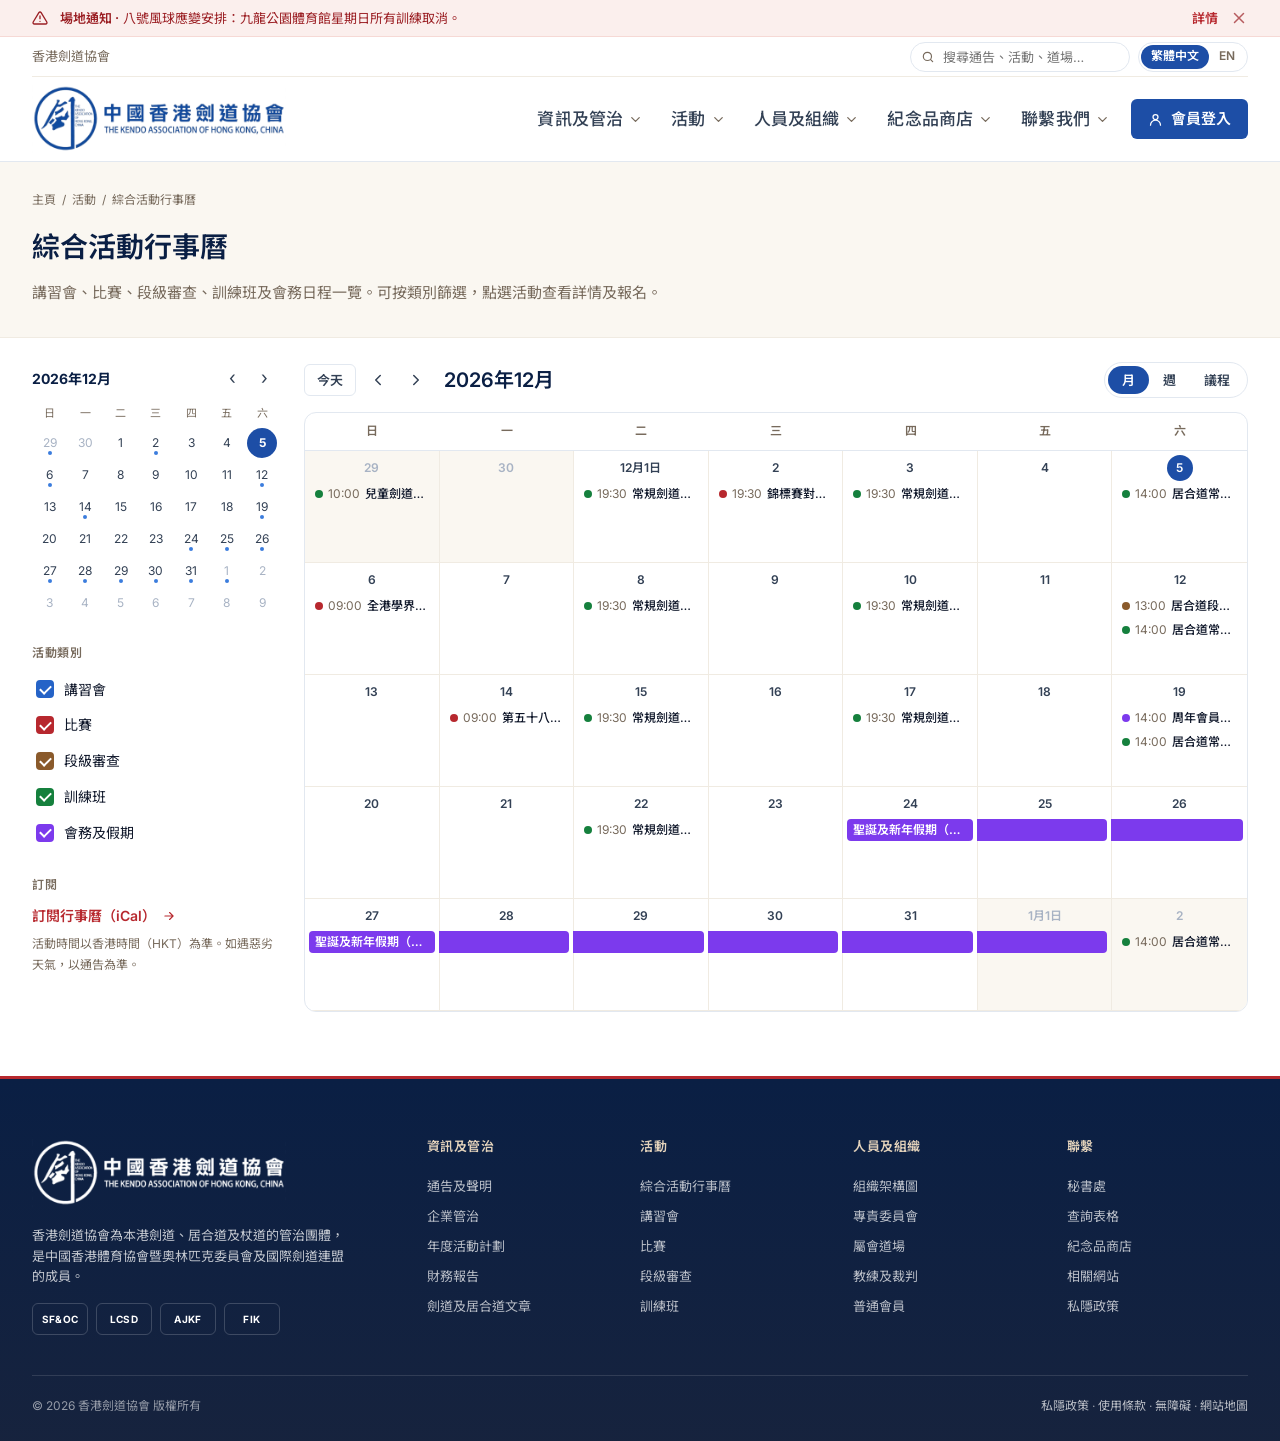
<file: calendar.html>
<!doctype html>
<html lang="zh-HK">
<head>
<meta charset="utf-8">
<meta name="viewport" content="width=device-width, initial-scale=1">
<title>綜合活動行事曆 · Schedule in One — 香港劍道協會</title>
<link rel="preconnect" href="https://fonts.googleapis.com">
<link rel="preconnect" href="https://fonts.gstatic.com" crossorigin>
<link href="https://fonts.googleapis.com/css2?family=Inter:wght@400;500;600;700&family=Noto+Sans+TC:wght@400;500;700&display=swap" rel="stylesheet">
<link rel="stylesheet" href="assets/styles.css?v=4">
</head>
<body>

<div id="site-header"></div>

<section class="page-head">
  <div class="container">
    <nav class="crumbs" aria-label="路徑"><a href="index.html">主頁</a><span>/</span><a href="#">活動</a><span>/</span><span>綜合活動行事曆</span></nav>
    <h1>綜合活動行事曆</h1>
    <p>講習會、比賽、段級審查、訓練班及會務日程一覽。可按類別篩選，點選活動查看詳情及報名。</p>
  </div>
</section>

<section class="page-body cal-page">
  <div class="container">
    <div class="cal" id="cal">
      <aside class="cal__side" id="calSide">
        <div class="minical" id="mini"></div>
        <div class="cal__group">
          <h4>活動類別</h4>
          <div id="calCats"></div>
        </div>
        <div class="cal__group">
          <h4>訂閱</h4>
          <a class="link" href="#">訂閱行事曆（iCal） <svg viewBox="0 0 24 24" fill="none" stroke="currentColor" stroke-width="2" stroke-linecap="round" stroke-linejoin="round"><path d="M5 12h14M13 6l6 6-6 6"/></svg></a>
          <p class="meta" style="margin-top:6px">活動時間以香港時間（HKT）為準。如遇惡劣天氣，以通告為準。</p>
        </div>
      </aside>

      <div class="cal__main">
        <div class="cal__bar">
          <div class="cal__nav">
            <button class="btn btn--outline btn--sm" data-nav="today">今天</button>
            <button class="cal__arrow" data-nav="-1" aria-label="上一頁"><svg viewBox="0 0 24 24" fill="none" stroke="currentColor" stroke-width="2" stroke-linecap="round" stroke-linejoin="round"><path d="m15 6-6 6 6 6"/></svg></button>
            <button class="cal__arrow" data-nav="1" aria-label="下一頁"><svg viewBox="0 0 24 24" fill="none" stroke="currentColor" stroke-width="2" stroke-linecap="round" stroke-linejoin="round"><path d="m9 6 6 6-6 6"/></svg></button>
            <h2 class="cal__title" id="calTitle" aria-live="polite"></h2>
          </div>
          <div class="cal__tools">
            <button class="btn btn--outline btn--sm cal__filter-btn" id="calFilterBtn" aria-expanded="false">篩選</button>
            <div class="seg" role="group" aria-label="檢視">
              <button data-view="month">月</button><button data-view="week">週</button><button data-view="agenda">議程</button>
            </div>
          </div>
        </div>
        <div class="cal__view" id="calView"></div>
      </div>
    </div>
  </div>
</section>

<div class="cal-pop" id="calPop" role="dialog" aria-modal="false" hidden></div>

<div id="site-footer"></div>
<script src="assets/app.js"></script>
<script src="assets/calendar.js?v=2"></script>
</body>
</html>
</file>
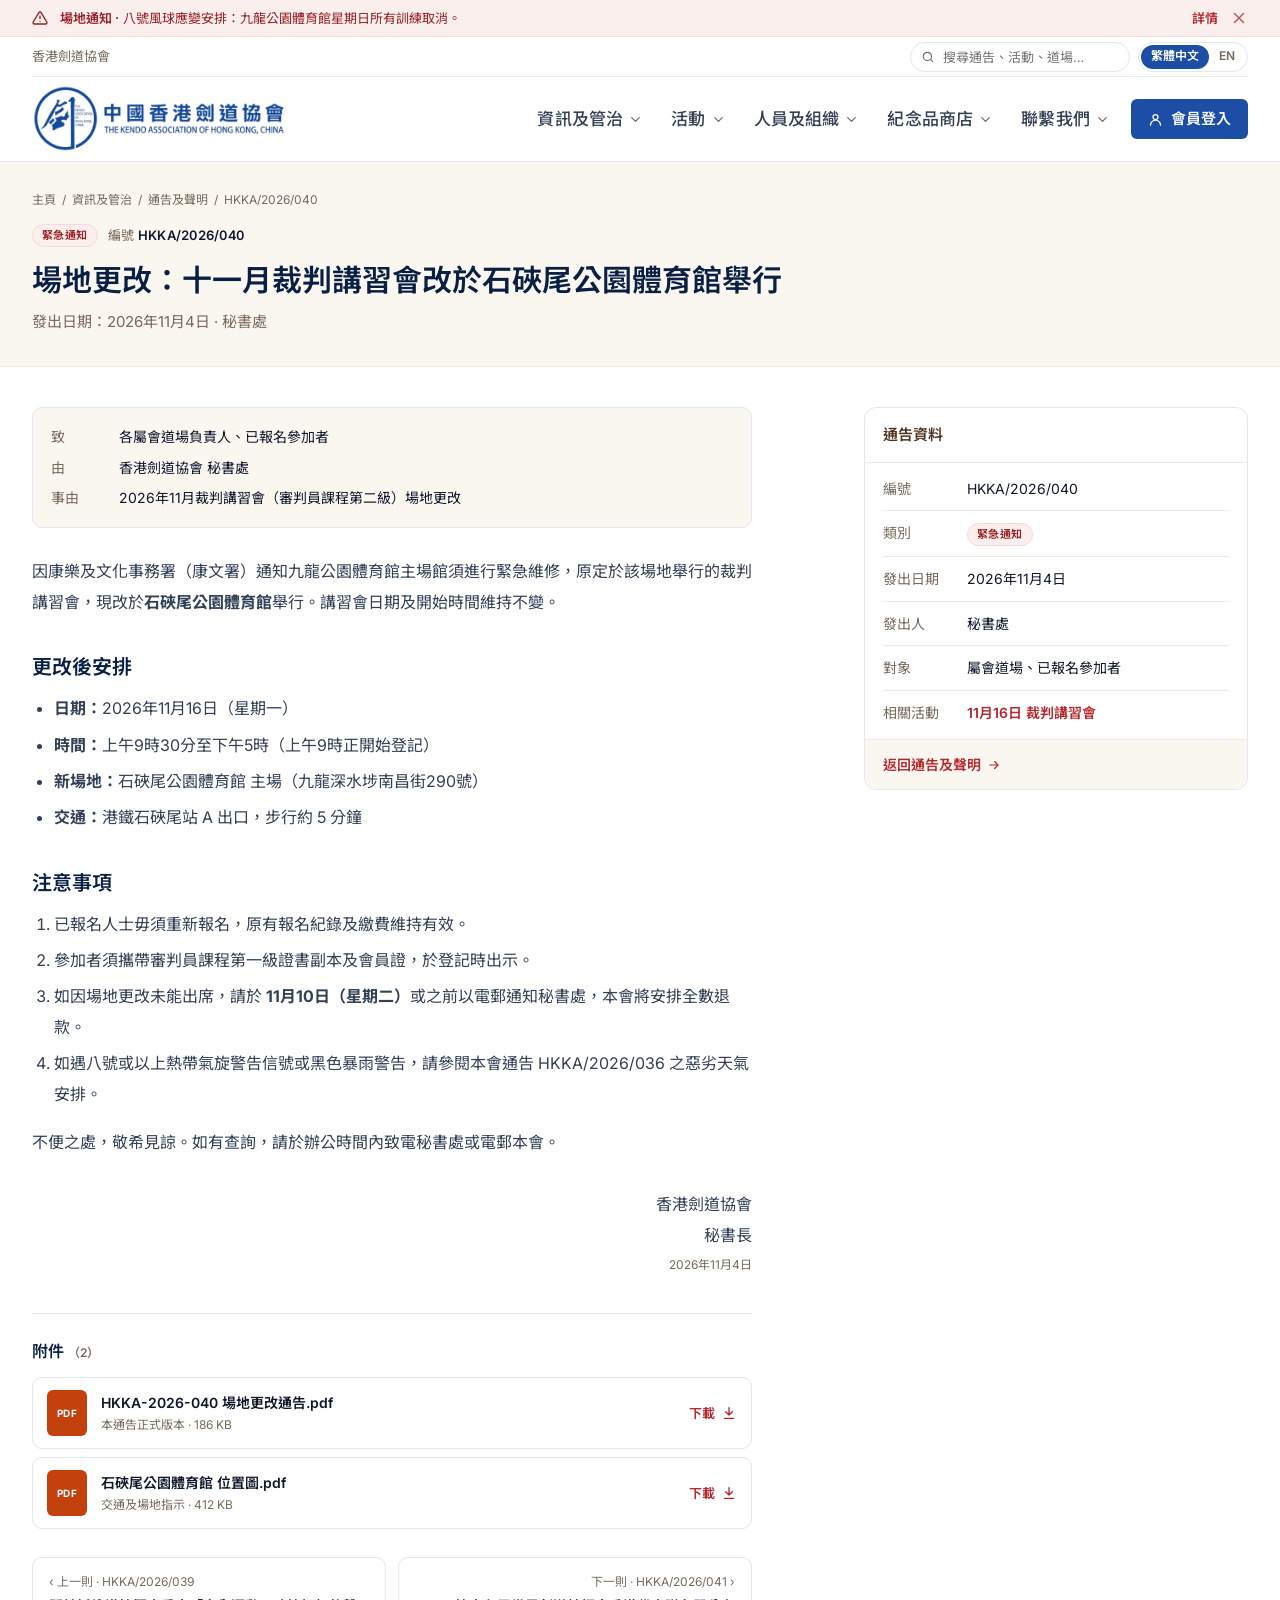
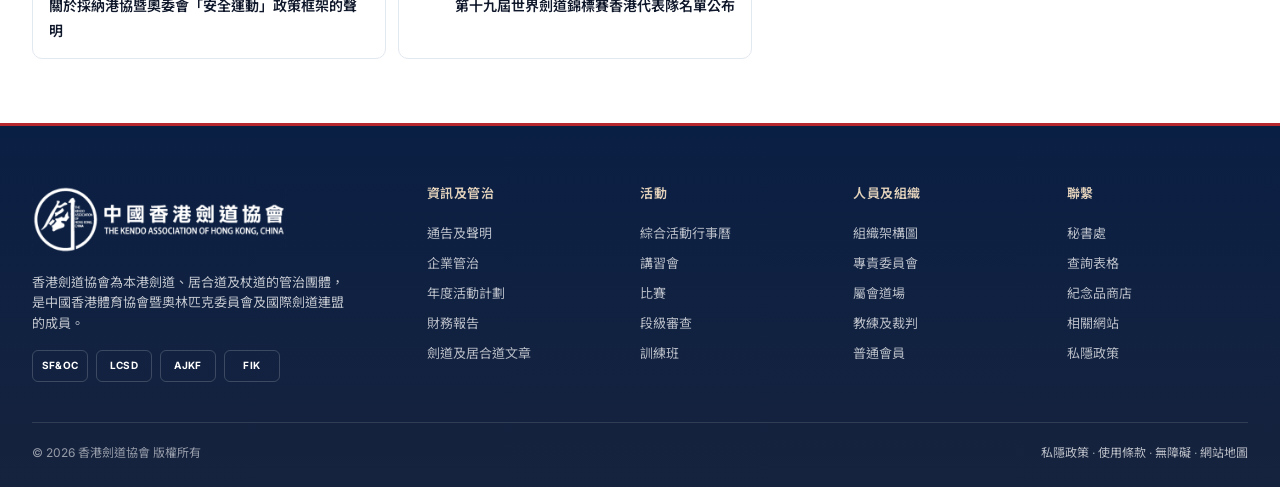
<file: circular.html>
<!doctype html>
<html lang="zh-HK">
<head>
<meta charset="utf-8">
<meta name="viewport" content="width=device-width, initial-scale=1">
<title>場地更改：十一月裁判講習會改於石硤尾公園體育館舉行 — 香港劍道協會</title>
<link rel="preconnect" href="https://fonts.googleapis.com">
<link rel="preconnect" href="https://fonts.gstatic.com" crossorigin>
<link href="https://fonts.googleapis.com/css2?family=Inter:wght@400;500;600;700&family=Noto+Sans+TC:wght@400;500;700&display=swap" rel="stylesheet">
<link rel="stylesheet" href="assets/styles.css?v=4">
</head>
<body>

<div id="site-header"></div>

<!-- 通告詳情：純文字，無縮圖 — 標籤、編號、正文、附件 -->
<section class="page-head circ-head">
  <div class="container">
    <nav class="crumbs" aria-label="路徑"><a href="index.html">主頁</a><span>/</span><a href="#">資訊及管治</a><span>/</span><a href="circulars.html">通告及聲明</a><span>/</span><span>HKKA/2026/040</span></nav>
    <div class="circ-head__meta">
      <span class="tag tag--urgent">緊急通知</span>
      <span class="circ-no">編號 <b>HKKA/2026/040</b></span>
    </div>
    <h1>場地更改：十一月裁判講習會改於石硤尾公園體育館舉行</h1>
    <p class="circ-head__date">發出日期：2026年11月4日 · 秘書處</p>
  </div>
</section>

<section class="page-body">
  <div class="container">
    <div class="grid-12">
      <article class="col-8">
        <div class="prose circ-body">
          <dl class="circ-memo">
            <div><dt>致</dt><dd>各屬會道場負責人、已報名參加者</dd></div>
            <div><dt>由</dt><dd>香港劍道協會 秘書處</dd></div>
            <div><dt>事由</dt><dd>2026年11月裁判講習會（審判員課程第二級）場地更改</dd></div>
          </dl>

          <p>因康樂及文化事務署（康文署）通知九龍公園體育館主場館須進行緊急維修，原定於該場地舉行的裁判講習會，現改於<strong>石硤尾公園體育館</strong>舉行。講習會日期及開始時間維持不變。</p>

          <h2>更改後安排</h2>
          <ul>
            <li><strong>日期：</strong>2026年11月16日（星期一）</li>
            <li><strong>時間：</strong>上午9時30分至下午5時（上午9時正開始登記）</li>
            <li><strong>新場地：</strong>石硤尾公園體育館 主場（九龍深水埗南昌街290號）</li>
            <li><strong>交通：</strong>港鐵石硤尾站 A 出口，步行約 5 分鐘</li>
          </ul>

          <h2>注意事項</h2>
          <ol>
            <li>已報名人士毋須重新報名，原有報名紀錄及繳費維持有效。</li>
            <li>參加者須攜帶審判員課程第一級證書副本及會員證，於登記時出示。</li>
            <li>如因場地更改未能出席，請於 <strong>11月10日（星期二）</strong>或之前以電郵通知秘書處，本會將安排全數退款。</li>
            <li>如遇八號或以上熱帶氣旋警告信號或黑色暴雨警告，請參閱本會通告 HKKA/2026/036 之惡劣天氣安排。</li>
          </ol>

          <p>不便之處，敬希見諒。如有查詢，請於辦公時間內致電秘書處或電郵本會。</p>

          <div class="circ-sign">
            <p>香港劍道協會<br>秘書長</p>
            <p class="meta">2026年11月4日</p>
          </div>
        </div>

        <section class="circ-files" aria-labelledby="filesH">
          <h2 id="filesH">附件 <span class="meta">（2）</span></h2>
          <a class="file" href="#" download>
            <span class="file__ico file__ico--pdf">PDF</span>
            <span class="file__txt"><b>HKKA-2026-040 場地更改通告.pdf</b><span>本通告正式版本 · 186 KB</span></span>
            <span class="file__dl">下載 <svg viewBox="0 0 24 24" fill="none" stroke="currentColor" stroke-width="2" stroke-linecap="round" stroke-linejoin="round"><path d="M12 4v11M7 10l5 5 5-5M5 20h14"/></svg></span>
          </a>
          <a class="file" href="#" download>
            <span class="file__ico file__ico--pdf">PDF</span>
            <span class="file__txt"><b>石硤尾公園體育館 位置圖.pdf</b><span>交通及場地指示 · 412 KB</span></span>
            <span class="file__dl">下載 <svg viewBox="0 0 24 24" fill="none" stroke="currentColor" stroke-width="2" stroke-linecap="round" stroke-linejoin="round"><path d="M12 4v11M7 10l5 5 5-5M5 20h14"/></svg></span>
          </a>
        </section>

        <nav class="post-nav" aria-label="通告導覽">
          <a href="circulars.html"><span>‹ 上一則 · HKKA/2026/039</span><b>關於採納港協暨奧委會「安全運動」政策框架的聲明</b></a>
          <a href="circulars.html"><span>下一則 · HKKA/2026/041 ›</span><b>第十九屆世界劍道錦標賽香港代表隊名單公布</b></a>
        </nav>
      </article>

      <aside class="col-4">
        <div class="panel circ-info">
          <div class="panel__head"><h3>通告資料</h3></div>
          <dl>
            <div><dt>編號</dt><dd>HKKA/2026/040</dd></div>
            <div><dt>類別</dt><dd><span class="tag tag--urgent">緊急通知</span></dd></div>
            <div><dt>發出日期</dt><dd>2026年11月4日</dd></div>
            <div><dt>發出人</dt><dd>秘書處</dd></div>
            <div><dt>對象</dt><dd>屬會道場、已報名參加者</dd></div>
            <div><dt>相關活動</dt><dd><a class="link" href="calendar.html?d=2026-11-16">11月16日 裁判講習會</a></dd></div>
          </dl>
          <div class="panel__foot"><a class="link" href="circulars.html">返回通告及聲明 <svg viewBox="0 0 24 24" fill="none" stroke="currentColor" stroke-width="2" stroke-linecap="round" stroke-linejoin="round"><path d="M5 12h14M13 6l6 6-6 6"/></svg></a></div>
        </div>
      </aside>
    </div>
  </div>
</section>

<div id="site-footer"></div>
<script src="assets/app.js"></script>
</body>
</html>
</file>
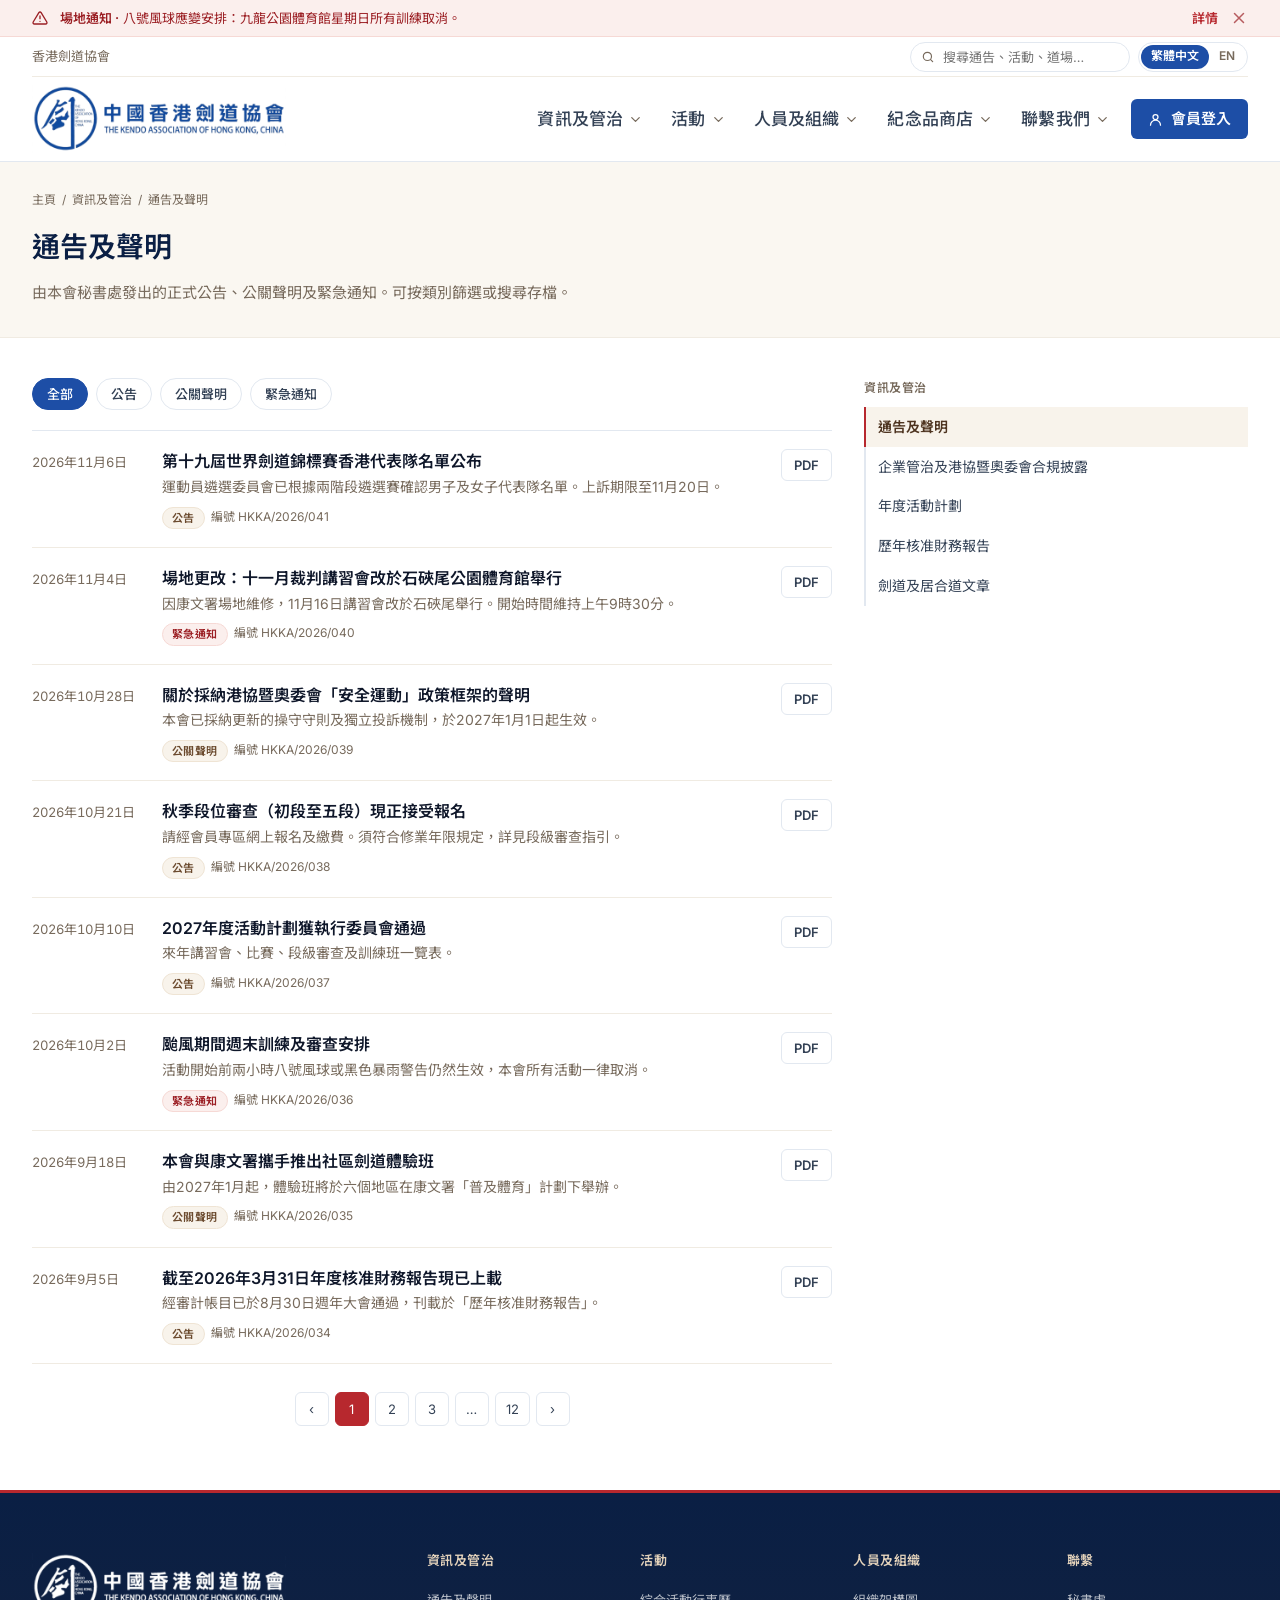
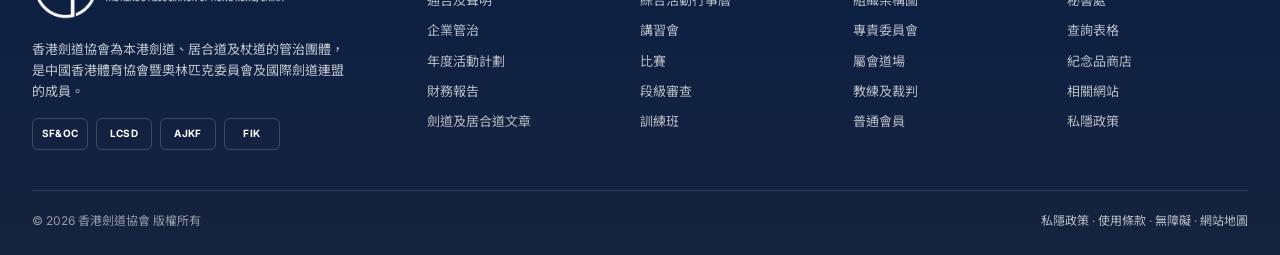
<file: circulars.html>
<!doctype html>
<html lang="zh-HK">
<head>
<meta charset="utf-8">
<meta name="viewport" content="width=device-width, initial-scale=1">
<title>通告及聲明 · HKKA Circulars — 香港劍道協會</title>
<link rel="preconnect" href="https://fonts.googleapis.com">
<link rel="preconnect" href="https://fonts.gstatic.com" crossorigin>
<link href="https://fonts.googleapis.com/css2?family=Inter:wght@400;500;600;700&family=Noto+Sans+TC:wght@400;500;700&display=swap" rel="stylesheet">
<link rel="stylesheet" href="assets/styles.css?v=4">
</head>
<body>

<div id="site-header"></div>

<section class="page-head">
  <div class="container">
    <nav class="crumbs" aria-label="路徑"><a href="index.html">主頁</a><span>/</span><a href="#">資訊及管治</a><span>/</span><span>通告及聲明</span></nav>
    <h1>通告及聲明</h1>
    <p>由本會秘書處發出的正式公告、公關聲明及緊急通知。可按類別篩選或搜尋存檔。</p>
  </div>
</section>

<section class="page-body">
  <div class="container">
    <div class="grid-12">
      <aside class="col-4" style="order:2">
        <div class="subnav">
          <h4>資訊及管治</h4>
          <a class="is-active" href="circulars.html">通告及聲明</a>
          <a href="#">企業管治及港協暨奧委會合規披露</a>
          <a href="#">年度活動計劃</a>
          <a href="#">歷年核准財務報告</a>
          <a href="articles.html">劍道及居合道文章</a>
        </div>
      </aside>

      <div class="col-8" style="order:1">
        <div class="filters" role="tablist">
          <button class="chip is-active" data-filter="all">全部</button>
          <button class="chip" data-filter="announcement">公告</button>
          <button class="chip" data-filter="pr">公關聲明</button>
          <button class="chip" data-filter="urgent">緊急通知</button>
        </div>

        <div class="feed">
          <article class="feed__item" data-type="announcement">
            <div class="feed__date">2026年11月6日</div>
            <div><a class="feed__title" href="#">第十九屆世界劍道錦標賽香港代表隊名單公布</a><p class="feed__excerpt">運動員遴選委員會已根據兩階段遴選賽確認男子及女子代表隊名單。上訴期限至11月20日。</p><div class="feed__tags"><span class="tag">公告</span><span class="meta">編號 HKKA/2026/041</span></div></div>
            <a class="btn btn--outline btn--sm" href="#">PDF</a>
          </article>
          <article class="feed__item feed__item--link" data-type="urgent">
            <div class="feed__date">2026年11月4日</div>
            <div><a class="feed__title" href="circular.html">場地更改：十一月裁判講習會改於石硤尾公園體育館舉行</a><p class="feed__excerpt">因康文署場地維修，11月16日講習會改於石硤尾舉行。開始時間維持上午9時30分。</p><div class="feed__tags"><span class="tag tag--urgent">緊急通知</span><span class="meta">編號 HKKA/2026/040</span></div></div>
            <a class="btn btn--outline btn--sm" href="#">PDF</a>
          </article>
          <article class="feed__item" data-type="pr">
            <div class="feed__date">2026年10月28日</div>
            <div><a class="feed__title" href="#">關於採納港協暨奧委會「安全運動」政策框架的聲明</a><p class="feed__excerpt">本會已採納更新的操守守則及獨立投訴機制，於2027年1月1日起生效。</p><div class="feed__tags"><span class="tag">公關聲明</span><span class="meta">編號 HKKA/2026/039</span></div></div>
            <a class="btn btn--outline btn--sm" href="#">PDF</a>
          </article>
          <article class="feed__item" data-type="announcement">
            <div class="feed__date">2026年10月21日</div>
            <div><a class="feed__title" href="#">秋季段位審查（初段至五段）現正接受報名</a><p class="feed__excerpt">請經會員專區網上報名及繳費。須符合修業年限規定，詳見段級審查指引。</p><div class="feed__tags"><span class="tag">公告</span><span class="meta">編號 HKKA/2026/038</span></div></div>
            <a class="btn btn--outline btn--sm" href="#">PDF</a>
          </article>
          <article class="feed__item" data-type="announcement">
            <div class="feed__date">2026年10月10日</div>
            <div><a class="feed__title" href="#">2027年度活動計劃獲執行委員會通過</a><p class="feed__excerpt">來年講習會、比賽、段級審查及訓練班一覽表。</p><div class="feed__tags"><span class="tag">公告</span><span class="meta">編號 HKKA/2026/037</span></div></div>
            <a class="btn btn--outline btn--sm" href="#">PDF</a>
          </article>
          <article class="feed__item" data-type="urgent">
            <div class="feed__date">2026年10月2日</div>
            <div><a class="feed__title" href="#">颱風期間週末訓練及審查安排</a><p class="feed__excerpt">活動開始前兩小時八號風球或黑色暴雨警告仍然生效，本會所有活動一律取消。</p><div class="feed__tags"><span class="tag tag--urgent">緊急通知</span><span class="meta">編號 HKKA/2026/036</span></div></div>
            <a class="btn btn--outline btn--sm" href="#">PDF</a>
          </article>
          <article class="feed__item" data-type="pr">
            <div class="feed__date">2026年9月18日</div>
            <div><a class="feed__title" href="#">本會與康文署攜手推出社區劍道體驗班</a><p class="feed__excerpt">由2027年1月起，體驗班將於六個地區在康文署「普及體育」計劃下舉辦。</p><div class="feed__tags"><span class="tag">公關聲明</span><span class="meta">編號 HKKA/2026/035</span></div></div>
            <a class="btn btn--outline btn--sm" href="#">PDF</a>
          </article>
          <article class="feed__item" data-type="announcement">
            <div class="feed__date">2026年9月5日</div>
            <div><a class="feed__title" href="#">截至2026年3月31日年度核准財務報告現已上載</a><p class="feed__excerpt">經審計帳目已於8月30日週年大會通過，刊載於「歷年核准財務報告」。</p><div class="feed__tags"><span class="tag">公告</span><span class="meta">編號 HKKA/2026/034</span></div></div>
            <a class="btn btn--outline btn--sm" href="#">PDF</a>
          </article>
        </div>

        <div class="pager"><button>‹</button><button class="is-active">1</button><button>2</button><button>3</button><button>…</button><button>12</button><button>›</button></div>
      </div>
    </div>
  </div>
</section>

<div id="site-footer"></div>
<script src="assets/app.js"></script>
</body>
</html>
</file>
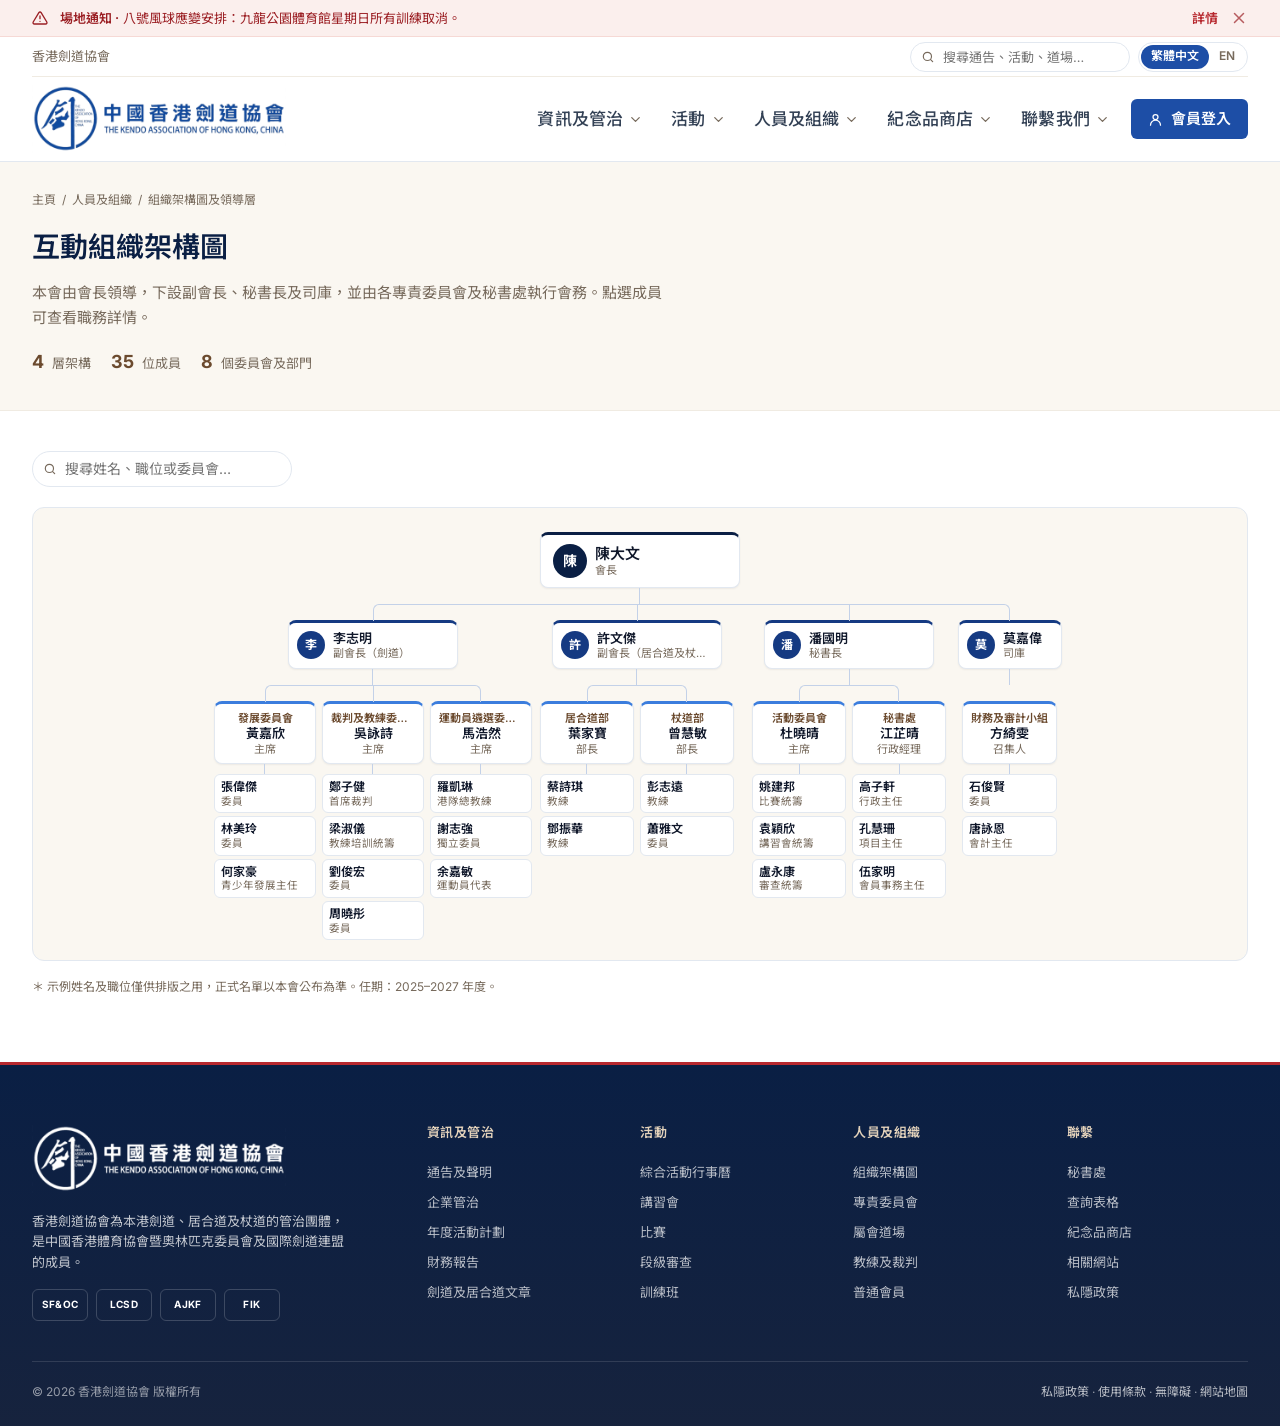
<file: org.html>
<!doctype html>
<html lang="zh-HK">
<head>
<meta charset="utf-8">
<meta name="viewport" content="width=device-width, initial-scale=1">
<title>互動組織架構圖 · Organization Chart — 香港劍道協會</title>
<link rel="preconnect" href="https://fonts.googleapis.com">
<link rel="preconnect" href="https://fonts.gstatic.com" crossorigin>
<link href="https://fonts.googleapis.com/css2?family=Inter:wght@400;500;600;700&family=Noto+Sans+TC:wght@400;500;700&display=swap" rel="stylesheet">
<link rel="stylesheet" href="assets/styles.css?v=4">
</head>
<body>

<div id="site-header"></div>

<section class="page-head">
  <div class="container">
    <nav class="crumbs" aria-label="路徑"><a href="index.html">主頁</a><span>/</span><a href="#">人員及組織</a><span>/</span><span>組織架構圖及領導層</span></nav>
    <h1>互動組織架構圖</h1>
    <p>本會由會長領導，下設副會長、秘書長及司庫，並由各專責委員會及秘書處執行會務。點選成員可查看職務詳情。</p>
    <div class="org-stats" id="orgStats"></div>
  </div>
</section>

<section class="page-body">
  <div class="container">
    <div class="org-bar">
      <label class="search org-search"><svg viewBox="0 0 24 24" fill="none" stroke="currentColor" stroke-width="2" stroke-linecap="round" stroke-linejoin="round"><circle cx="11" cy="11" r="7"/><path d="m20 20-3.5-3.5"/></svg><input type="search" id="orgQ" placeholder="搜尋姓名、職位或委員會…" aria-label="搜尋成員"></label>
    </div>
    <div id="org" class="org"></div>
    <p class="meta org-note">＊ 示例姓名及職位僅供排版之用，正式名單以本會公布為準。任期：2025–2027 年度。</p>
  </div>
</section>

<div class="od" id="od" hidden>
  <div class="od__scrim" data-oclose></div>
  <aside class="od__panel" role="dialog" aria-modal="true" aria-labelledby="odName" id="odPanel"></aside>
</div>

<div id="site-footer"></div>
<script src="assets/app.js"></script>
<script src="assets/org.js"></script>
</body>
</html>
</file>
<file: assets/styles.css>
/* ============================================================
   HKKA — Hong Kong Kendo Association · homepage mockup
   Tokens: blue & white, light, compact typography
   ============================================================ */
:root{
  --blue-950:#0a1f44;
  --blue-900:#0f2d64;
  --blue-800:#153a82;
  --blue-700:#1d4ea6;
  --blue-600:#2563c7;
  --blue-500:#3b7ddd;
  --blue-100:#e3edfb;
  --blue-50:#f1f6fd;
  --ink:#0f172a;
  --ink-2:#334155;
  --muted:#64748b;
  --line:#e2e8f0;
  --line-2:#eef2f7;
  --bg:#ffffff;
  --bg-2:#f8fafc;
  --alert:#b45309;
  --alert-bg:#fff7ed;
  --radius:10px;
  --radius-sm:6px;
  --container:1280px;
  --font:"Inter","Noto Sans TC",system-ui,-apple-system,"Segoe UI",Roboto,"PingFang TC","Microsoft JhengHei",sans-serif;
  --shadow-sm:0 1px 2px rgba(15,23,42,.06);
  --shadow:0 8px 30px rgba(15,42,100,.10);
  --header-h:64px;
}
*{box-sizing:border-box}
html{scroll-behavior:smooth;-webkit-text-size-adjust:100%}
body{margin:0;font-family:var(--font);font-size:15px;line-height:1.55;color:var(--ink);background:var(--bg);-webkit-font-smoothing:antialiased}
img{display:block;max-width:100%}
a{color:inherit;text-decoration:none}
button{font:inherit;color:inherit;background:none;border:0;cursor:pointer;padding:0}
ul{margin:0;padding:0;list-style:none}
h1,h2,h3,h4,p{margin:0}
.container{max-width:var(--container);margin:0 auto;padding:0 16px}
@media(min-width:1024px){.container{padding:0 32px}}
.sr-only{position:absolute;width:1px;height:1px;overflow:hidden;clip:rect(0 0 0 0)}
.zh{color:var(--muted);font-weight:400}
.eyebrow{font-size:12px;font-weight:600;letter-spacing:.06em;text-transform:uppercase;color:var(--blue-600)}
.tag{display:inline-flex;align-items:center;gap:6px;font-size:11px;font-weight:600;letter-spacing:.04em;text-transform:uppercase;color:var(--blue-700);background:var(--blue-50);border:1px solid var(--blue-100);border-radius:999px;padding:3px 9px;line-height:1.3}
.tag--urgent{color:var(--alert);background:var(--alert-bg);border-color:#fde7c7}
.meta{font-size:12px;color:var(--muted)}
.btn{display:inline-flex;align-items:center;justify-content:center;gap:8px;height:38px;padding:0 16px;border-radius:var(--radius-sm);font-size:14px;font-weight:600;border:1px solid transparent;transition:background .2s,color .2s,border-color .2s,transform .15s;white-space:nowrap}
.btn:active{transform:translateY(1px)}
.btn--primary{background:var(--blue-700);color:#fff}
.btn--primary:hover{background:var(--blue-800)}
.btn--white{background:#fff;color:var(--blue-800)}
.btn--white:hover{background:var(--blue-50)}
.btn--ghost{border-color:rgba(255,255,255,.5);color:#fff}
.btn--ghost:hover{background:rgba(255,255,255,.12)}
.btn--outline{border-color:var(--line);color:var(--ink-2);background:#fff}
.btn--outline:hover{border-color:var(--blue-500);color:var(--blue-700)}
.btn--sm{height:32px;padding:0 12px;font-size:13px}
.link{font-size:14px;font-weight:600;color:var(--blue-700);display:inline-flex;align-items:center;gap:6px}
.link:hover{color:var(--blue-900)}
.link svg{width:14px;height:14px}

/* ---------- Alert banner ---------- */
.alert{background:var(--alert-bg);color:var(--alert);border-bottom:1px solid #fde7c7;font-size:13px}
.alert .container{display:flex;align-items:center;gap:12px;min-height:36px}
.alert strong{font-weight:600}
.alert__text{flex:1;overflow:hidden;text-overflow:ellipsis;white-space:nowrap}
.alert__close{color:var(--alert);opacity:.7;display:inline-flex}
.alert__close:hover{opacity:1}
.alert.is-hidden{display:none}

/* ---------- Header (floating) ---------- */
.header{position:sticky;top:0;z-index:50;background:rgba(255,255,255,.78);backdrop-filter:saturate(1.4) blur(14px);-webkit-backdrop-filter:saturate(1.4) blur(14px);border-bottom:1px solid rgba(226,232,240,.7);transition:background .25s,box-shadow .25s}
.header.is-scrolled{background:rgba(255,255,255,.97);box-shadow:var(--shadow-sm)}
.utility{display:flex;align-items:center;justify-content:space-between;gap:16px;height:40px;border-bottom:1px solid var(--line-2);font-size:13px}
.utility__left{display:flex;align-items:center;gap:16px;color:var(--muted)}
.utility__right{display:flex;align-items:center;gap:8px}
.search{position:relative;display:flex;align-items:center}
.search input{height:30px;width:220px;border:1px solid var(--line);border-radius:999px;padding:0 12px 0 32px;font:inherit;font-size:13px;color:var(--ink);background:#fff;outline:0;transition:border-color .2s,width .25s}
.search input:focus{border-color:var(--blue-500);width:280px}
.search svg{position:absolute;left:11px;width:14px;height:14px;color:var(--muted)}
.lang{display:inline-flex;border:1px solid var(--line);border-radius:999px;padding:2px;background:#fff}
.lang button{height:24px;padding:0 10px;border-radius:999px;font-size:12px;font-weight:600;color:var(--muted)}
.lang button.is-active{background:var(--blue-700);color:#fff}
.navbar{display:flex;align-items:center;justify-content:space-between;gap:16px;height:var(--header-h)}
.brand{display:flex;align-items:center;gap:12px}
.brand__mark{width:40px;height:40px;border-radius:10px;background:var(--blue-800);display:grid;place-items:center;color:#fff;font-weight:700;font-size:13px;letter-spacing:.02em}
.brand__name{font-weight:700;font-size:14px;line-height:1.15;color:var(--blue-900);white-space:nowrap}
.brand__sub{font-size:11px;color:var(--muted);letter-spacing:.04em}
.nav{display:none}
@media(min-width:1200px){.nav{display:flex;align-items:center;gap:2px;height:100%}}
.nav__item{position:relative;height:100%;display:flex;align-items:center}
.nav__btn{display:inline-flex;align-items:center;gap:5px;height:40px;padding:0 11px;white-space:nowrap;border-radius:var(--radius-sm);font-size:14px;font-weight:500;color:var(--ink-2);transition:color .15s,background .15s}
.nav__btn svg{width:14px;height:14px;color:var(--muted);transition:transform .2s}
.nav__btn:hover,.nav__item.is-open .nav__btn{color:var(--blue-800);background:var(--blue-50)}
.nav__item.is-open .nav__btn svg{transform:rotate(180deg)}
.nav__btn--cta{margin-left:6px}
.mobile-toggle{display:inline-flex;align-items:center;justify-content:center;width:40px;height:40px;border-radius:var(--radius-sm);border:1px solid var(--line);background:#fff}
.mobile-toggle svg{width:20px;height:20px}
@media(min-width:1200px){.mobile-toggle{display:none}}
@media(max-width:1359px){.nav__btn--cta .zh-cta{display:none}}

/* mega panel */
.mega{position:absolute;top:100%;left:50%;transform:translate(-50%,8px);min-width:560px;background:#fff;border:1px solid var(--line);border-radius:12px;box-shadow:var(--shadow);padding:22px 24px;opacity:0;visibility:hidden;pointer-events:none;transition:opacity .18s,transform .18s,visibility .18s}
.nav__item.is-open .mega{opacity:1;visibility:visible;pointer-events:auto;transform:translate(-50%,0)}
.nav__item:nth-child(1) .mega,.nav__item:nth-child(2) .mega{left:0;transform:translate(0,8px)}
.nav__item:nth-child(1).is-open .mega,.nav__item:nth-child(2).is-open .mega{transform:translate(0,0)}
.nav__item:nth-last-child(2) .mega,.nav__item:nth-last-child(3) .mega{left:auto;right:0;transform:translate(0,8px)}
.nav__item:nth-last-child(2).is-open .mega,.nav__item:nth-last-child(3).is-open .mega{transform:translate(0,0)}
.mega--wide{min-width:760px}
.mega__grid{display:grid;grid-template-columns:repeat(var(--cols,2),minmax(0,1fr));gap:20px 32px}
.mega__head{display:flex;align-items:baseline;justify-content:space-between;gap:12px;padding-bottom:14px;margin-bottom:16px;border-bottom:1px solid var(--line-2)}
.mega__head h4{font-size:15px;font-weight:600;color:var(--blue-900)}
.mega__head .zh{font-size:13px}
.mega__link{display:block;padding:7px 10px;margin:0 -10px;border-radius:var(--radius-sm);font-size:14px;color:var(--ink);transition:background .15s,color .15s}
.mega__link:hover{background:var(--blue-50);color:var(--blue-800)}
.mega__link .zh{display:block;font-size:12px;margin-top:1px}
.mega__link small{display:block;font-size:12px;color:var(--muted);margin-top:2px}
.mega__sub{margin:2px 0 6px 10px;padding-left:10px;border-left:2px solid var(--line-2)}
.mega__sub a{display:block;font-size:13px;color:var(--ink-2);padding:4px 8px;margin-left:-8px;border-radius:4px}
.mega__sub a:hover{background:var(--blue-50);color:var(--blue-800)}

/* mobile drawer */
.drawer{position:fixed;inset:0;z-index:60;display:none}
.drawer.is-open{display:block}
.drawer__scrim{position:absolute;inset:0;background:rgba(10,31,68,.4)}
.drawer__panel{position:absolute;top:0;right:0;bottom:0;width:min(380px,92vw);background:#fff;overflow:auto;padding:16px;box-shadow:var(--shadow)}
.drawer__top{display:flex;align-items:center;justify-content:space-between;margin-bottom:12px}
.drawer__group{border-bottom:1px solid var(--line-2)}
.drawer__btn{width:100%;display:flex;align-items:center;justify-content:space-between;padding:14px 4px;font-size:15px;font-weight:600;text-align:left}
.drawer__btn svg{width:16px;height:16px;color:var(--muted);transition:transform .2s}
.drawer__group.is-open .drawer__btn svg{transform:rotate(180deg)}
.drawer__list{display:none;padding:0 4px 12px}
.drawer__group.is-open .drawer__list{display:block}
.drawer__list a{display:block;padding:8px 10px;font-size:14px;color:var(--ink-2);border-radius:var(--radius-sm)}
.drawer__list a:hover{background:var(--blue-50);color:var(--blue-800)}
.drawer__list .zh{font-size:12px;margin-left:6px}

/* ---------- Hero ---------- */
.hero{position:relative;margin-top:calc(-1 * (var(--header-h) + 40px));height:min(78vh,640px);min-height:480px;color:#fff;overflow:hidden;background:var(--blue-950)}
.hero__slide{position:absolute;inset:0;opacity:0;transition:opacity .9s ease}
.hero__slide.is-active{opacity:1}
.hero__slide img{width:100%;height:100%;object-fit:cover}
.hero__slide::after{content:"";position:absolute;inset:0;background:linear-gradient(180deg,rgba(10,31,68,.55) 0%,rgba(10,31,68,.15) 35%,rgba(10,31,68,.75) 100%)}
.hero__content{position:relative;z-index:2;height:100%;display:flex;flex-direction:column;justify-content:flex-end;padding-bottom:64px}
.hero__content .eyebrow{color:#dbe7fa}
.hero h1{font-size:clamp(28px,4.2vw,44px);font-weight:600;letter-spacing:-.02em;line-height:1.12;max-width:640px;margin:10px 0 12px}
.hero p{font-size:16px;color:rgba(255,255,255,.82);max-width:520px;margin-bottom:22px}
.hero__actions{display:flex;flex-wrap:wrap;gap:10px}
.hero__dots{position:absolute;z-index:3;bottom:24px;left:0;right:0}
.hero__dots .container{display:flex;align-items:center;justify-content:space-between;gap:16px}
.dots{display:flex;gap:6px}
.dots button{width:28px;height:3px;border-radius:2px;background:rgba(255,255,255,.35);transition:background .2s,width .2s}
.dots button.is-active{background:#fff;width:44px}
.hero__counter{font-size:12px;color:rgba(255,255,255,.7);font-variant-numeric:tabular-nums}

/* ---------- Quick links ---------- */
.quick{position:relative;z-index:2;margin-top:-36px}
.quick__grid{display:grid;grid-template-columns:repeat(2,1fr);gap:1px;background:var(--line);border:1px solid var(--line);border-radius:12px;overflow:hidden;box-shadow:var(--shadow)}
@media(min-width:768px){.quick__grid{grid-template-columns:repeat(5,1fr)}}
.quick__item{background:#fff;padding:18px 18px 16px;display:flex;flex-direction:column;gap:10px;transition:background .15s}
.quick__item:hover{background:var(--blue-50)}
.quick__icon{width:36px;height:36px;border-radius:9px;background:var(--blue-50);color:var(--blue-700);display:grid;place-items:center}
.quick__icon svg{width:18px;height:18px}
.quick__item:hover .quick__icon{background:#fff}
.quick__item strong{font-size:14px;font-weight:600;display:block}
.quick__item span{font-size:12px;color:var(--muted)}

/* ---------- Sections ---------- */
.section{padding:56px 0}
.section--tint{background:var(--bg-2);border-top:1px solid var(--line-2);border-bottom:1px solid var(--line-2)}
.section__head{display:flex;align-items:flex-end;justify-content:space-between;gap:16px;margin-bottom:24px}
.section__head h2{font-size:22px;font-weight:600;letter-spacing:-.01em;color:var(--blue-950)}
.section__head h2 .zh{font-size:14px;margin-left:8px}
.section__head p{font-size:14px;color:var(--muted);margin-top:4px}

.grid-12{display:grid;grid-template-columns:repeat(12,minmax(0,1fr));gap:32px}
.col-8{grid-column:span 12}
.col-4{grid-column:span 12}
@media(min-width:1024px){.col-8{grid-column:span 8}.col-4{grid-column:span 4}}

/* news cards (Phanatik-like) */
.news{display:grid;gap:28px}
@media(min-width:640px){.news{grid-template-columns:repeat(2,1fr)}}
.card{display:flex;flex-direction:column;gap:12px}
.card__media{aspect-ratio:16/10;border-radius:var(--radius);overflow:hidden;background:var(--blue-100)}
.card__media img{width:100%;height:100%;object-fit:cover;transition:transform .5s}
.card:hover .card__media img{transform:scale(1.03)}
.card__body{display:flex;flex-direction:column;gap:6px}
.card__meta{display:flex;align-items:center;gap:10px;font-size:12px;color:var(--muted)}
.card__title{font-size:16px;font-weight:600;line-height:1.35;letter-spacing:-.01em;transition:color .2s}
.card:hover .card__title{color:var(--blue-700)}
.card__excerpt{font-size:14px;color:var(--muted);line-height:1.55;display:-webkit-box;-webkit-line-clamp:2;-webkit-box-orient:vertical;overflow:hidden}
.card--featured{grid-column:1/-1}
@media(min-width:640px){.card--featured{display:grid;grid-template-columns:1.25fr 1fr;gap:28px;align-items:center}}
.card--featured .card__media{aspect-ratio:16/10}
.card--featured .card__title{font-size:22px;line-height:1.25}
.card--featured .card__excerpt{-webkit-line-clamp:3}

/* list panel */
.panel{background:#fff;border:1px solid var(--line);border-radius:12px;overflow:hidden}
.panel__head{display:flex;align-items:center;justify-content:space-between;padding:14px 18px;border-bottom:1px solid var(--line-2)}
.panel__head h3{font-size:15px;font-weight:600;color:var(--blue-950)}
.panel__head h3 .zh{font-size:12px;margin-left:6px}
.panel__foot{padding:12px 18px;border-top:1px solid var(--line-2);background:var(--bg-2)}
.event{display:flex;gap:14px;padding:14px 18px;border-bottom:1px solid var(--line-2);transition:background .15s}
.event:last-of-type{border-bottom:0}
.event:hover{background:var(--blue-50)}
.event__date{flex:0 0 48px;text-align:center;border-radius:8px;background:var(--blue-50);color:var(--blue-800);padding:6px 0;line-height:1.1}
.event__date b{display:block;font-size:18px;font-weight:700}
.event__date span{font-size:10px;font-weight:600;letter-spacing:.06em;text-transform:uppercase}
.event__body{min-width:0;display:flex;flex-direction:column;gap:3px}
.event__title{font-size:14px;font-weight:600;line-height:1.35}
.event__meta{font-size:12px;color:var(--muted);display:flex;gap:8px;flex-wrap:wrap}
.event__meta .tag{padding:1px 7px;font-size:10px}

/* circular list (compact) */
.list{display:flex;flex-direction:column}
.list__item{display:grid;grid-template-columns:96px 1fr auto;gap:14px;align-items:center;padding:12px 0;border-bottom:1px solid var(--line-2);font-size:14px}
.list__item:hover .list__title{color:var(--blue-700)}
.list__title{font-weight:500}
@media(max-width:640px){.list__item{grid-template-columns:1fr;gap:4px}}

/* category tiles (events) */
.tiles{display:grid;gap:20px;grid-template-columns:repeat(1,1fr)}
@media(min-width:640px){.tiles{grid-template-columns:repeat(2,1fr)}}
@media(min-width:1024px){.tiles{grid-template-columns:repeat(4,1fr)}}
.tile{position:relative;border-radius:12px;overflow:hidden;background:var(--blue-900);color:#fff;aspect-ratio:4/5;display:flex;flex-direction:column;justify-content:flex-end;padding:20px}
.tile img{position:absolute;inset:0;width:100%;height:100%;object-fit:cover;opacity:.75;transition:transform .5s,opacity .3s}
.tile::after{content:"";position:absolute;inset:0;background:linear-gradient(180deg,rgba(10,31,68,0) 30%,rgba(10,31,68,.9) 100%)}
.tile:hover img{transform:scale(1.04);opacity:.85}
.tile__body{position:relative;z-index:1}
.tile__body .eyebrow{color:#bfd4f7}
.tile__body h3{font-size:18px;font-weight:600;margin:6px 0 4px}
.tile__body p{font-size:13px;color:rgba(255,255,255,.78)}
.tile__body .link{color:#fff;margin-top:10px}

/* articles 3-col */
.articles{display:grid;gap:28px}
@media(min-width:640px){.articles{grid-template-columns:repeat(2,1fr)}}
@media(min-width:1024px){.articles{grid-template-columns:repeat(3,1fr)}}

/* portal band */
.band{background:linear-gradient(135deg,var(--blue-900),var(--blue-700));color:#fff;border-radius:16px;padding:36px;display:grid;gap:28px;overflow:hidden;position:relative}
@media(min-width:1024px){.band{grid-template-columns:1.1fr 1fr;align-items:center;padding:44px}}
.band::before{content:"";position:absolute;right:-120px;top:-120px;width:420px;height:420px;border-radius:50%;background:rgba(255,255,255,.06)}
.band .eyebrow{color:#bfd4f7}
.band h2{font-size:26px;font-weight:600;letter-spacing:-.015em;margin:8px 0 10px}
.band p{font-size:15px;color:rgba(255,255,255,.82);max-width:480px}
.band__actions{display:flex;gap:10px;flex-wrap:wrap;margin-top:20px}
.band__cards{position:relative;display:grid;gap:12px}
@media(min-width:640px){.band__cards{grid-template-columns:repeat(2,1fr)}}
.band__card{background:rgba(255,255,255,.1);border:1px solid rgba(255,255,255,.18);border-radius:10px;padding:16px;backdrop-filter:blur(6px)}
.band__card h4{font-size:14px;font-weight:600;margin-bottom:4px}
.band__card p{font-size:13px;color:rgba(255,255,255,.75)}

/* dojo / about split */
.split{display:grid;gap:32px}
@media(min-width:1024px){.split{grid-template-columns:1fr 1fr;align-items:center}}
.split__media{aspect-ratio:4/3;border-radius:12px;overflow:hidden;background:var(--blue-100)}
.split__media img{width:100%;height:100%;object-fit:cover}
.split h2{font-size:22px;font-weight:600;letter-spacing:-.01em;color:var(--blue-950);margin:8px 0 10px}
.split p{font-size:15px;color:var(--ink-2);margin-bottom:16px}
.stats{display:grid;grid-template-columns:repeat(3,1fr);gap:16px;margin:20px 0 24px}
.stat b{display:block;font-size:24px;font-weight:600;color:var(--blue-800);letter-spacing:-.02em;font-variant-numeric:tabular-nums}
.stat span{font-size:12px;color:var(--muted)}

/* partners */
.partners{display:grid;grid-template-columns:repeat(2,1fr);gap:12px}
@media(min-width:768px){.partners{grid-template-columns:repeat(4,1fr)}}
.partner{display:flex;align-items:center;gap:12px;padding:14px 16px;border:1px solid var(--line);border-radius:10px;background:#fff;transition:border-color .2s}
.partner:hover{border-color:var(--blue-500)}
.partner__logo{width:40px;height:40px;border-radius:8px;background:var(--blue-50);color:var(--blue-800);display:grid;place-items:center;font-size:11px;font-weight:700;flex:0 0 auto}
.partner strong{display:block;font-size:13px;font-weight:600;line-height:1.3}
.partner span{font-size:12px;color:var(--muted)}

/* ---------- Footer ---------- */
.footer{background:var(--blue-950);color:rgba(255,255,255,.75);padding:56px 0 24px;font-size:14px}
.footer__grid{display:grid;gap:32px;grid-template-columns:repeat(2,1fr)}
@media(min-width:1024px){.footer__grid{grid-template-columns:2fr repeat(4,1fr)}}
.footer h4{color:#fff;font-size:13px;font-weight:600;letter-spacing:.04em;text-transform:uppercase;margin-bottom:14px}
.footer a{display:block;padding:4px 0;color:rgba(255,255,255,.7);font-size:13px}
.footer a:hover{color:#fff}
.footer .brand__name{color:#fff}
.footer .brand__sub{color:rgba(255,255,255,.6)}
.footer__about p{font-size:13px;max-width:320px;margin-top:14px;line-height:1.6}
.footer__logos{display:flex;gap:8px;flex-wrap:wrap;margin-top:16px}
.footer__logos span{display:inline-grid;place-items:center;width:56px;height:32px;border-radius:6px;border:1px solid rgba(255,255,255,.18);font-size:10px;font-weight:700;color:#fff;letter-spacing:.04em}
.footer__bottom{display:flex;flex-wrap:wrap;gap:12px 24px;justify-content:space-between;margin-top:40px;padding-top:20px;border-top:1px solid rgba(255,255,255,.12);font-size:12px;color:rgba(255,255,255,.55)}
.footer__bottom a{display:inline;padding:0;font-size:12px}

/* ---------- Inner page ---------- */
.page-head{background:var(--bg-2);border-bottom:1px solid var(--line-2);padding:28px 0 32px}
.crumbs{display:flex;flex-wrap:wrap;gap:6px;font-size:12px;color:var(--muted);margin-bottom:14px}
.crumbs a:hover{color:var(--blue-700)}
.page-head h1{font-size:28px;font-weight:600;letter-spacing:-.02em;color:var(--blue-950)}
.page-head h1 .zh{font-size:16px;margin-left:10px}
.page-head p{font-size:15px;color:var(--muted);margin-top:8px;max-width:640px}
.page-body{padding:40px 0 64px}
.subnav{position:sticky;top:calc(var(--header-h) + 56px)}
.subnav h4{font-size:12px;font-weight:600;letter-spacing:.05em;text-transform:uppercase;color:var(--muted);margin-bottom:8px}
.subnav a{display:block;padding:8px 12px;border-left:2px solid var(--line);font-size:14px;color:var(--ink-2)}
.subnav a:hover{color:var(--blue-700)}
.subnav a.is-active{border-color:var(--blue-700);color:var(--blue-800);font-weight:600;background:var(--blue-50)}
.subnav .zh{font-size:12px;display:block}
.filters{display:flex;flex-wrap:wrap;gap:8px;margin-bottom:20px}
.chip{height:32px;padding:0 14px;border-radius:999px;border:1px solid var(--line);font-size:13px;font-weight:500;color:var(--ink-2);background:#fff;transition:all .15s}
.chip:hover{border-color:var(--blue-500);color:var(--blue-700)}
.chip.is-active{background:var(--blue-700);border-color:var(--blue-700);color:#fff}
.feed{border-top:1px solid var(--line)}
.feed__item{display:grid;grid-template-columns:110px 1fr auto;gap:20px;align-items:start;padding:18px 0;border-bottom:1px solid var(--line-2)}
@media(max-width:640px){.feed__item{grid-template-columns:1fr;gap:8px}}
.feed__date{font-size:13px;color:var(--muted);font-variant-numeric:tabular-nums;padding-top:2px}
.feed__title{font-size:16px;font-weight:600;line-height:1.35;margin-bottom:4px}
.feed__title:hover{color:var(--blue-700)}
.feed__excerpt{font-size:14px;color:var(--muted)}
.feed__tags{display:flex;gap:6px;margin-top:8px}
.feed__item.is-hidden{display:none}
.pager{display:flex;justify-content:center;gap:6px;margin-top:28px}
.pager button{min-width:34px;height:34px;padding:0 10px;border-radius:var(--radius-sm);border:1px solid var(--line);font-size:13px;color:var(--ink-2)}
.pager button.is-active{background:var(--blue-700);border-color:var(--blue-700);color:#fff}

/* ---------- zh-HK typography ---------- */
:root{--font:"Inter","Noto Sans TC","PingFang HK","PingFang TC","Microsoft JhengHei",system-ui,sans-serif}
body{line-height:1.7}
.hero h1,.section__head h2,.band h2,.split h2,.page-head h1,.card__title,.card--featured .card__title,.tile__body h3{letter-spacing:0}
.hero h1{line-height:1.25}
.card__title,.feed__title,.event__title{line-height:1.5}
.eyebrow,.tag,.footer h4{letter-spacing:.04em}
.brand__name{font-size:16px;letter-spacing:.02em}
.nav__btn{font-size:14px;letter-spacing:.01em}
.card__excerpt,.feed__excerpt{line-height:1.7}

/* ---------- Category page ---------- */
.cat-tabs{display:flex;flex-wrap:wrap;align-items:center;justify-content:space-between;gap:12px;margin-bottom:28px;padding-bottom:16px;border-bottom:1px solid var(--line)}
.cat-tabs .filters{margin:0}
.sort{display:flex;align-items:center;gap:8px;font-size:13px;color:var(--muted)}
.sort select{height:32px;border:1px solid var(--line);border-radius:var(--radius-sm);padding:0 10px;font:inherit;font-size:13px;color:var(--ink-2);background:#fff}
.lead{display:grid;gap:28px;margin-bottom:40px}
@media(min-width:1024px){.lead{grid-template-columns:1.6fr 1fr}}
.lead .card--featured{display:flex;flex-direction:column}
.lead .card--featured .card__media{aspect-ratio:16/9}
.lead .card--featured .card__title{font-size:22px}
.lead__side{display:flex;flex-direction:column;gap:0;border-top:1px solid var(--line)}
.mini{display:grid;grid-template-columns:1fr 104px;gap:14px;padding:16px 0;border-bottom:1px solid var(--line-2);align-items:start}
.mini .card__title{font-size:15px}
.mini__media{aspect-ratio:4/3;border-radius:8px;overflow:hidden;background:var(--blue-100)}
.mini__media img{width:100%;height:100%;object-fit:cover}
.mini:hover .card__title{color:var(--blue-700)}
.card.is-hidden,.mini.is-hidden{display:none}
.topic-intro{display:grid;gap:12px;grid-template-columns:repeat(2,1fr);margin-bottom:40px}
@media(min-width:1024px){.topic-intro{grid-template-columns:repeat(4,1fr)}}
.topic{border:1px solid var(--line);border-radius:10px;padding:14px 16px;background:#fff;transition:border-color .2s}
.topic:hover{border-color:var(--blue-500)}
.topic strong{display:block;font-size:15px;font-weight:600;color:var(--blue-900)}
.topic span{font-size:12px;color:var(--muted)}

/* ---------- Post detail ---------- */
.post-head{padding:28px 0 0}
.post-head__inner{max-width:760px;margin:0 auto}
.post-head h1{font-size:clamp(24px,3.2vw,32px);font-weight:600;line-height:1.35;color:var(--blue-950);margin:12px 0 12px}
.post-head .dek{font-size:16px;color:var(--ink-2);line-height:1.75}
.byline{display:flex;flex-wrap:wrap;align-items:center;gap:12px;margin-top:20px;padding:14px 0;border-top:1px solid var(--line-2);border-bottom:1px solid var(--line-2);font-size:13px;color:var(--muted)}
.byline__avatar{width:36px;height:36px;border-radius:50%;background:var(--blue-100);color:var(--blue-800);display:grid;place-items:center;font-weight:700;font-size:13px}
.byline b{color:var(--ink);font-weight:600;display:block;font-size:14px}
.byline__share{margin-left:auto;display:flex;gap:6px}
.byline__share button{width:32px;height:32px;border-radius:50%;border:1px solid var(--line);display:grid;place-items:center;color:var(--ink-2)}
.byline__share button:hover{border-color:var(--blue-500);color:var(--blue-700)}
.byline__share svg{width:15px;height:15px}
.post-cover{max-width:1040px;margin:28px auto 0;padding:0 16px}
.post-cover img{width:100%;aspect-ratio:16/8;object-fit:cover;border-radius:12px}
.post-cover figcaption{font-size:12px;color:var(--muted);margin-top:8px;text-align:center}
.post-layout{max-width:792px;margin:40px auto 0;padding:0 16px}
.prose{font-size:16px;line-height:1.9;color:var(--ink-2)}
.prose h2{font-size:20px;font-weight:600;color:var(--blue-950);margin:36px 0 12px;line-height:1.4;scroll-margin-top:140px}
.prose p{margin:0 0 18px}
.prose ul{list-style:disc;padding-left:22px;margin:0 0 18px}
.prose li{margin-bottom:6px}
.prose blockquote{margin:24px 0;padding:16px 20px;border-left:3px solid var(--blue-700);background:var(--blue-50);border-radius:0 8px 8px 0;color:var(--blue-900);font-size:16px}
.prose figure{margin:28px 0}
.prose figure img{border-radius:10px;width:100%}
.prose figcaption{font-size:12px;color:var(--muted);margin-top:8px}
.prose .term{font-weight:600;color:var(--ink)}
.post-tags{display:flex;flex-wrap:wrap;gap:8px;margin:32px 0 0;padding-top:20px;border-top:1px solid var(--line-2)}
.post-nav{display:grid;gap:12px;margin-top:28px}
@media(min-width:640px){.post-nav{grid-template-columns:1fr 1fr}}
.post-nav a{border:1px solid var(--line);border-radius:10px;padding:14px 16px;transition:border-color .2s}
.post-nav a:hover{border-color:var(--blue-500)}
.post-nav span{font-size:12px;color:var(--muted);display:block}
.post-nav b{font-size:14px;font-weight:600;color:var(--ink);line-height:1.5}
.post-nav a:last-child{text-align:right}

/* ---------- fixes ---------- */
.lead .card--featured{grid-column:auto;display:flex;flex-direction:column;align-items:stretch;gap:12px}
.lead .card--featured .card__media{aspect-ratio:16/10}
@media(max-width:767px){
  .utility__left{display:none}
  .utility{justify-content:flex-end;height:44px}
  .search{flex:1}
  .search input,.search input:focus{width:100%}
  .brand__sub{display:none}
  .brand__mark{width:36px;height:36px;font-size:11px}
  .alert__text{font-size:12px}
  .byline__share{margin-left:0}
}
@media(max-width:767px){.hero__slide img{object-position:72% center}}
/* hero: hide eyebrow + buttons (client request) */
.hero .eyebrow,.hero .hero__actions{display:none}
.hero p{margin-bottom:0}
.hero__dots{bottom:52px}
.hero__content{padding-bottom:84px}
/* header: solid white (client request) */
.header,.header.is-scrolled{background:#fff;backdrop-filter:none;-webkit-backdrop-filter:none;border-bottom:1px solid var(--line)}
.header.is-scrolled{box-shadow:var(--shadow-sm)}
.hero{margin-top:0;height:min(68vh,560px);min-height:420px}
/* logo image */
.brand__logo{display:block;height:46px;width:auto}
.brand__logo--footer{height:52px}
@media(max-width:767px){.brand__logo{height:36px}}
.brand__logo{height:54px}
@media(max-width:767px){.brand__logo{height:42px}}
/* mega panels: anchor to the header container so they never overflow the viewport */
.header .container{position:relative}
.nav__item{position:static}
.mega,
.nav__item:nth-child(n) .mega{left:auto;right:16px;transform:translateY(8px);max-width:calc(100vw - 32px)}
.nav__item:nth-child(n).is-open .mega{transform:translateY(0)}
@media(min-width:1024px){.mega,.nav__item:nth-child(n) .mega{right:32px}}
/* safety net: never allow sideways page scroll */
html,body{overflow-x:clip}
.mega--narrow{min-width:260px}
/* header v2 (client request): bigger menu text + logo; only the menu bar stays pinned */
:root{--utility-h:40px;--header-h:64px}
@media(min-width:768px){:root{--header-h:84px}}
@media(max-width:767px){:root{--utility-h:44px}}
.utility{height:var(--utility-h)}
/* sticky offset = utility height, so the utility row scrolls away and the navbar stays */
/* the header is injected into #site-header; without this the sticky header is trapped inside that wrapper's own height */
#site-header{display:contents}
.header{top:calc(-1 * var(--utility-h))}
.nav__btn{font-size:17px;font-weight:500;height:44px;padding:0 13px}
.nav__btn svg{width:15px;height:15px}
.nav__btn--cta{font-size:15px;height:40px;padding:0 16px}
.brand__logo{height:68px}
@media(max-width:767px){.brand__logo{height:46px}}
.subnav{top:calc(var(--header-h) + 24px)}
.prose h2{scroll-margin-top:calc(var(--header-h) + 24px)}
/* sub menu: bigger text to match the 17px top menu (client request) */
.mega__link{font-size:16px;font-weight:500;padding:8px 10px}
.mega__link small{font-size:13px;font-weight:400}
.mega__sub a{font-size:15px;padding:5px 8px}
.drawer__btn{font-size:17px}
.drawer__list a{font-size:16px;padding:10px}
.mega--wide{min-width:840px}
.mega--narrow{min-width:280px}

/* ============================================================
   綜合活動行事曆（calendar.html）— Google 日曆式
   ============================================================ */
.cal-page{padding-top:24px}
.seg{display:inline-flex;border:1px solid var(--line);border-radius:999px;padding:3px;background:#fff}
.seg button{height:28px;padding:0 14px;border-radius:999px;font-size:13px;font-weight:600;color:var(--ink-2)}
.seg button:hover{color:var(--blue-700)}
.seg button.is-active{background:var(--blue-700);color:#fff}
.cal{display:grid;gap:24px}
@media(min-width:1024px){.cal{grid-template-columns:248px minmax(0,1fr)}}
.cal__side{display:none;flex-direction:column;gap:24px}
.cal__side.is-open{display:flex}
@media(min-width:1024px){.cal__side{display:flex}.cal__filter-btn{display:none}}
.cal__group h4{font-size:12px;font-weight:600;letter-spacing:.05em;color:var(--muted);margin-bottom:8px}
.catbox{display:flex;align-items:center;gap:10px;padding:6px 4px;font-size:14px;cursor:pointer;border-radius:6px}
.catbox:hover{background:var(--bg-2)}
.catbox input{position:absolute;opacity:0;pointer-events:none}
.catbox__sq{width:18px;height:18px;border-radius:4px;border:2px solid var(--c);display:grid;place-items:center;flex:0 0 auto}
.catbox input:checked+.catbox__sq{background:var(--c)}
.catbox input:checked+.catbox__sq::after{content:"";width:5px;height:9px;border:solid #fff;border-width:0 2px 2px 0;transform:translateY(-1px) rotate(45deg)}
.catbox input:focus-visible+.catbox__sq{outline:2px solid var(--blue-500);outline-offset:2px}
/* mini month */
.mini__head{display:flex;align-items:center;justify-content:space-between;margin-bottom:6px;font-size:14px;color:var(--blue-950)}
.mini__wd,.mini__grid{display:grid;grid-template-columns:repeat(7,1fr);text-align:center}
.mini__wd span{font-size:11px;color:var(--muted);padding:4px 0}
.mini__d{position:relative;height:30px;width:30px;margin:1px auto;border-radius:50%;font-size:12px;color:var(--ink-2)}
.mini__d:hover{background:var(--blue-50)}
.mini__d.is-out{color:#a8b3c4}
.mini__d.is-today{background:var(--blue-700);color:#fff;font-weight:700}
.mini__d.is-sel:not(.is-today){background:var(--blue-100);color:var(--blue-900);font-weight:700}
.mini__d.has-ev::after{content:"";position:absolute;left:50%;bottom:3px;width:4px;height:4px;margin-left:-2px;border-radius:50%;background:var(--blue-500)}
.mini__d.is-today.has-ev::after{background:#fff}
/* toolbar */
.cal__bar{display:flex;flex-wrap:wrap;align-items:center;justify-content:space-between;gap:12px;margin-bottom:14px}
.cal__nav,.cal__tools{display:flex;align-items:center;gap:6px}
.cal__arrow{width:32px;height:32px;border-radius:50%;display:inline-grid;place-items:center;color:var(--ink-2);font-size:18px;line-height:1}
.cal__arrow:hover{background:var(--blue-50);color:var(--blue-800)}
.cal__arrow svg{width:18px;height:18px}
.cal__title{font-size:20px;font-weight:600;color:var(--blue-950);margin-left:6px;white-space:nowrap}
.cal__view{border:1px solid var(--line);border-radius:12px;overflow:hidden;background:#fff}
/* month */
.cm__wd{display:grid;grid-template-columns:repeat(7,1fr);border-bottom:1px solid var(--line)}
.cm__wd div{padding:8px 0;text-align:center;font-size:12px;font-weight:600;color:var(--muted)}
.cm__grid{display:grid;grid-template-columns:repeat(7,minmax(0,1fr));grid-auto-rows:minmax(112px,auto)}
.cm__cell{border-right:1px solid var(--line-2);border-bottom:1px solid var(--line-2);padding:4px 4px 6px;min-width:0;display:flex;flex-direction:column;gap:2px}
.cm__cell:nth-child(7n){border-right:0}
.cm__cell.is-out{background:var(--bg-2)}
.cm__cell.is-out .cm__num{color:#a8b3c4}
.cm__cell.is-focus{box-shadow:inset 0 0 0 2px var(--blue-500)}
.cm__num{align-self:center;min-width:26px;height:26px;padding:0 6px;border-radius:999px;font-size:12px;font-weight:600;color:var(--ink-2)}
.cm__num:hover{background:var(--blue-50)}
.cm__cell.is-today .cm__num{background:var(--blue-700);color:#fff}
.cm__evs{display:flex;flex-direction:column;gap:2px;min-width:0}
.cev{display:flex;align-items:center;gap:5px;width:100%;min-width:0;height:22px;padding:0 6px;border-radius:4px;font-size:12px;text-align:left;color:var(--ink);white-space:nowrap;overflow:hidden}
.cev:hover{background:var(--bg-2)}
.cev i{flex:0 0 8px;width:8px;height:8px;border-radius:50%;background:var(--c)}
.cev__t{color:var(--muted);flex:0 0 auto}
.cev__n{overflow:hidden;text-overflow:ellipsis;font-weight:500}
.cev--all{display:block;background:var(--c);color:#fff;font-weight:600;text-overflow:ellipsis}
.cev--all:hover{background:var(--c);filter:brightness(.92)}
.cev--all.is-cont{border-radius:0 4px 4px 0;margin-left:-5px;width:calc(100% + 5px)}
.cm__more{height:20px;padding:0 6px;text-align:left;font-size:12px;font-weight:600;color:var(--ink-2);border-radius:4px}
.cm__more:hover{background:var(--bg-2)}
@media(max-width:767px){
  .cm__grid{grid-auto-rows:minmax(64px,auto)}
  .cm__cell{padding:3px 2px;cursor:pointer}
  .cm__num{min-width:22px;height:22px;font-size:11px;padding:0 4px}
  .cm__num{pointer-events:none}
  .cev,.cev--all{height:4px;padding:0;font-size:0;border-radius:2px;background:var(--c)}
  .cev i,.cev span{display:none}
  .cev--all.is-cont{margin-left:-2px;width:calc(100% + 2px)}
  .cm__more{height:14px;font-size:10px;padding:0 2px;pointer-events:none}
  .cal__title{font-size:17px}
}
/* week */
.cw-scroll{overflow-x:auto;max-height:720px;overflow-y:auto}
.cw{min-width:720px}
.cw__row{display:grid;grid-template-columns:56px repeat(7,minmax(0,1fr))}
.cw__head{position:sticky;top:0;z-index:3;background:#fff;border-bottom:1px solid var(--line)}
.cw__dh{display:flex;flex-direction:column;align-items:center;padding:8px 0 6px;font-size:12px;color:var(--muted)}
.cw__dh b{font-size:20px;font-weight:600;color:var(--ink);width:36px;height:36px;display:grid;place-items:center;border-radius:50%}
.cw__dh.is-today{color:var(--blue-700)}
.cw__dh.is-today b{background:var(--blue-700);color:#fff}
.cw__all{border-bottom:1px solid var(--line);min-height:30px}
.cw__g{font-size:11px;color:var(--muted);text-align:right;padding:6px 8px 0 0}
.cw__ac{border-left:1px solid var(--line-2);padding:3px;display:flex;flex-direction:column;gap:2px;min-width:0}
.cw__ac .cev--all.is-cont{margin:0;width:100%;border-radius:4px}
.cw__body{height:calc(var(--hh) * var(--hours))}
.cw__times{position:relative;padding:0}
.cw__times span{position:absolute;right:8px;transform:translateY(-50%);font-size:11px;color:var(--muted)}
.cw__times span:first-child{display:none}
.cw__col{position:relative;border-left:1px solid var(--line-2);background:repeating-linear-gradient(to bottom,transparent 0,transparent calc(var(--hh) - 1px),var(--line-2) calc(var(--hh) - 1px),var(--line-2) var(--hh))}
.cwe{position:absolute;padding:3px 6px;border-radius:5px;background:var(--c);color:#fff;text-align:left;overflow:hidden;font-size:11px;line-height:1.3;box-shadow:0 0 0 1px #fff;display:flex;flex-direction:column}
.cwe:hover{filter:brightness(.92)}
.cwe b{font-weight:600;font-size:12px;white-space:nowrap;overflow:hidden;text-overflow:ellipsis}
.cwe span{opacity:.9;white-space:nowrap;overflow:hidden;text-overflow:ellipsis}
.cwe.is-short{flex-direction:row;gap:6px;align-items:center}
.cw__now{position:absolute;left:0;right:0;height:2px;background:#dc2626;z-index:2}
.cw__now::before{content:"";position:absolute;left:-6px;top:-5px;width:12px;height:12px;border-radius:50%;background:#dc2626}
/* agenda */
.ca__day{display:grid;grid-template-columns:120px 1fr;gap:8px;padding:12px 16px;border-bottom:1px solid var(--line-2)}
.ca__day:last-child{border-bottom:0}
.ca__day.is-focus{background:var(--blue-50)}
.ca__date{display:flex;align-items:baseline;gap:8px;padding-top:4px}
.ca__date b{font-size:22px;font-weight:600;color:var(--ink);line-height:1}
.ca__date span{font-size:12px;color:var(--muted)}
.ca__day.is-today .ca__date b{color:#fff;background:var(--blue-700);width:34px;height:34px;border-radius:50%;display:inline-grid;place-items:center;font-size:17px}
.ca__list{display:flex;flex-direction:column;gap:2px;min-width:0}
.ca__ev{display:grid;grid-template-columns:10px 112px 1fr;align-items:center;gap:12px;padding:8px 10px;border-radius:8px;text-align:left;font-size:14px}
.ca__ev:hover{background:var(--bg-2)}
.ca__ev i{width:10px;height:10px;border-radius:50%;background:var(--c)}
.ca__time{color:var(--ink-2);font-size:13px;white-space:nowrap}
.ca__name{font-weight:500;min-width:0}
.ca__name small{display:block;font-size:12px;color:var(--muted);font-weight:400}
.ca__empty{padding:48px 16px;text-align:center;color:var(--muted)}
@media(max-width:767px){
  .ca__day{grid-template-columns:1fr;padding:12px}
  .ca__ev{grid-template-columns:10px 1fr;gap:4px 10px}
  .ca__time{grid-column:2;grid-row:2;font-size:12px}
  .ca__name{grid-column:2;grid-row:1}
}
/* popover */
.cal-pop{position:fixed;z-index:70;width:min(380px,calc(100vw - 24px));max-height:calc(100vh - 24px);overflow:auto;background:#fff;border-radius:12px;box-shadow:0 12px 40px rgba(15,42,100,.22),0 0 0 1px rgba(15,23,42,.06);padding:8px 20px 20px}
.cal-pop[hidden]{display:none}
.cal-pop.is-sheet{left:0!important;right:0;bottom:0;top:auto!important;width:100%;max-height:75vh;border-radius:16px 16px 0 0}
.pop__top{display:flex;justify-content:flex-end;margin:0 -12px 0 0}
.pop__x{width:34px;height:34px;border-radius:50%;display:grid;place-items:center;color:var(--muted)}
.pop__x:hover{background:var(--bg-2);color:var(--ink)}
.pop__head{display:grid;grid-template-columns:16px 1fr;gap:14px;align-items:start}
.pop__sq{width:16px;height:16px;border-radius:4px;background:var(--c);margin-top:5px}
.pop__head h3{font-size:18px;font-weight:600;line-height:1.4;color:var(--ink)}
.pop__head p{font-size:13px;color:var(--ink-2);margin-top:2px}
.pop__rows{margin-top:14px;display:flex;flex-direction:column;gap:10px}
.pop__rows li{display:grid;grid-template-columns:16px 1fr;gap:14px;font-size:14px;color:var(--ink-2);line-height:1.5}
.pop__rows svg{width:16px;height:16px;color:var(--muted);margin-top:3px}
.pop__actions{display:flex;flex-wrap:wrap;gap:8px;margin-top:18px;padding-left:30px}
.pop__day{display:flex;flex-direction:column;align-items:center;font-size:12px;color:var(--muted);margin-bottom:12px}
.pop__day b{font-size:28px;font-weight:600;color:var(--ink);line-height:1.2}
.pop__list{display:flex;flex-direction:column;gap:3px}
.pop__list .cev{height:26px;font-size:13px}
.pop__list .cev--all.is-cont{margin:0;width:100%;border-radius:4px}

/* ============================================================
   互動組織架構圖（org.html）
   ============================================================ */
.org-stats{display:flex;flex-wrap:wrap;gap:8px 20px;margin-top:16px;font-size:13px;color:var(--muted)}
.org-stats b{font-size:18px;color:var(--blue-800);margin-right:4px}
.org-bar{display:flex;flex-wrap:wrap;align-items:center;gap:12px 20px;margin-bottom:20px}
.org-search{margin-left:0}
.org-search input,.org-search input:focus{height:36px;width:260px;font-size:14px}
@media(max-width:767px){.org-search{margin-left:0;flex:1 1 100%}.org-search input,.org-search input:focus{width:100%}}
.org-note{margin-top:16px}
.org-empty{padding:48px 0;text-align:center;color:var(--muted)}
.org mark{background:#fde68a;color:inherit;border-radius:2px;padding:0 1px}
.oa{flex:0 0 auto;width:36px;height:36px;border-radius:50%;display:grid;place-items:center;font-size:14px;font-weight:700;color:#fff;background:var(--blue-500)}
.oa--l1{background:var(--blue-950);width:44px;height:44px;font-size:17px}
.oa--l2{background:var(--blue-800)}
.oa--l3{background:var(--blue-600)}
.oa--l4{background:var(--blue-100);color:var(--blue-800);width:30px;height:30px;font-size:12px}
/* chart (desktop ≥1024px): fully expanded, columns shrink to fit; list below 1024px */
.ol{display:block}
.oc-wrap{display:none}
@media(min-width:1024px){.ol{display:none}.oc-wrap{display:block}}
.oc-wrap{overflow-x:auto;border:1px solid var(--line);border-radius:12px;background:var(--bg-2)}
.oc{min-width:880px;padding:24px 10px 20px}
.oc ul{display:flex;position:relative;padding-top:16px}
.oc li{position:relative;display:flex;flex-direction:column;align-items:center;min-width:0;padding:16px 3px 0}
.oc li::before,.oc li::after{content:"";position:absolute;top:0;right:50%;width:50%;height:16px;border-top:1.5px solid #c3d1e8}
.oc li::after{right:auto;left:50%;border-left:1.5px solid #c3d1e8}
.oc li:only-child::before{display:none}
.oc li:only-child::after{border-top:0}
.oc li:first-child::before,.oc li:last-child::after{border:0}
.oc li:last-child::before{border-right:1.5px solid #c3d1e8;border-radius:0 6px 0 0}
.oc li:first-child:not(:only-child)::after{border-radius:6px 0 0 0}
.oc ul ul::before{content:"";position:absolute;top:0;left:50%;margin-left:-.75px;height:16px;border-left:1.5px solid #c3d1e8}
.oc>ul{padding-top:0}
.oc>ul>li{padding-top:0}
.oc>ul>li::before,.oc>ul>li::after{display:none}
.oc-card{display:flex;align-items:center;gap:8px;width:100%;max-width:150px;padding:7px 8px;background:#fff;border:1px solid var(--line);border-top:3px solid var(--blue-500);border-radius:8px;text-align:left;box-shadow:var(--shadow-sm);transition:box-shadow .2s,border-color .2s}
.oc-card:hover{box-shadow:var(--shadow);border-color:var(--blue-500)}
.oc-card--l1{max-width:200px;border-top-color:var(--blue-950);padding:9px 12px}
.oc-card--l2{max-width:170px;border-top-color:var(--blue-800)}
.oc-card--l3{flex-direction:column;align-items:stretch;gap:0;text-align:center}
.oc-card .oa{width:28px;height:28px;font-size:12px}
.oc-card--l1 .oa{width:34px;height:34px;font-size:14px}
.oc-txt{display:flex;flex-direction:column;min-width:0;line-height:1.3}
.oc-txt small{font-size:11px;font-weight:600;color:var(--blue-700);white-space:nowrap;overflow:hidden;text-overflow:ellipsis}
.oc-txt b{font-size:13px;font-weight:600;color:var(--ink)}
.oc-card--l1 .oc-txt b{font-size:15px}
.oc-txt span{font-size:11px;color:var(--muted);overflow:hidden;text-overflow:ellipsis;white-space:nowrap}
.oc-stack{position:relative;display:flex;flex-direction:column;gap:3px;width:100%;max-width:150px;padding-top:10px}
.oc-stack::before{content:"";position:absolute;top:0;left:50%;margin-left:-.75px;height:10px;border-left:1.5px solid #c3d1e8}
.oc-leaf{display:flex;flex-direction:column;width:100%;padding:4px 6px;background:#fff;border:1px solid var(--line);border-radius:6px;text-align:center;line-height:1.3}
.oc-leaf:hover{border-color:var(--blue-500)}
.oc-leaf b{font-size:12px;font-weight:600}
.oc-leaf span{font-size:10.5px;color:var(--muted);white-space:nowrap;overflow:hidden;text-overflow:ellipsis}
/* list (mobile / tablet) */
.ol{border:1px solid var(--line);border-radius:12px;padding:6px;background:#fff}
.ol__ul{margin-left:16px;padding-left:10px;border-left:2px solid var(--line-2)}
.ol__row{display:flex;align-items:center;gap:10px;width:100%;padding:6px 8px;border-radius:8px;text-align:left}
.ol__row:hover{background:var(--bg-2)}
.ol__row .oa{width:30px;height:30px;font-size:12px}
.ol__row--l1 .oa{width:36px;height:36px;font-size:14px}
.ol__row--l4 .oa{width:24px;height:24px;font-size:11px}
.ol__txt{flex:1;display:flex;flex-direction:column;min-width:0;line-height:1.35}
.ol__txt b{font-size:14px;font-weight:600;color:var(--ink)}
.ol__row--l1 .ol__txt b{font-size:16px}
.ol__txt span{font-size:12px;color:var(--muted);overflow:hidden;text-overflow:ellipsis;white-space:nowrap}
.ol__count{flex:0 0 auto;font-size:11px;color:var(--muted)}
.ol__lv{flex:0 0 auto;font-size:11px;font-weight:600;color:var(--blue-700);background:var(--blue-50);border:1px solid var(--blue-100);border-radius:999px;padding:2px 8px}
.od__person{display:flex;align-items:center;gap:10px;width:100%;padding:8px 10px;background:#fff;border:1px solid var(--line);border-radius:10px;text-align:left}
.od__person:hover{border-color:var(--blue-500)}
.od__person>span{display:flex;flex-direction:column;min-width:0}
.od__person b{font-size:13px;font-weight:600}
.od__person span span{font-size:11px;color:var(--muted)}
/* detail drawer */
.od{position:fixed;inset:0;z-index:70}
.od[hidden]{display:none}
.od__scrim{position:absolute;inset:0;background:rgba(10,31,68,.4)}
.od__panel{position:absolute;top:0;right:0;bottom:0;width:min(400px,100vw);background:#fff;overflow:auto;padding:16px 24px 28px;box-shadow:var(--shadow)}
.od__top{display:flex;align-items:center;justify-content:space-between;margin-bottom:16px}
.od__x{width:36px;height:36px;border-radius:50%;display:grid;place-items:center;color:var(--muted)}
.od__x:hover{background:var(--bg-2);color:var(--ink)}
.od__hero{display:flex;align-items:center;gap:16px;margin-bottom:20px}
.od__hero .oa{width:64px;height:64px;font-size:24px}
.od__hero h3{font-size:22px;font-weight:600;color:var(--blue-950)}
.od__hero p{font-size:14px;color:var(--ink-2)}
.od__hero p.zh{font-size:12px;color:var(--muted)}
.od__dl{margin:0;border-top:1px solid var(--line-2)}
.od__dl div{display:grid;grid-template-columns:88px 1fr;gap:12px;padding:12px 0;border-bottom:1px solid var(--line-2);font-size:14px}
.od__dl dt{color:var(--muted)}
.od__dl dd{margin:0;color:var(--ink)}
.od__link{color:var(--blue-700);font-weight:600;text-align:left}
.od__link:hover{text-decoration:underline}
.od__h{font-size:13px;font-weight:600;color:var(--muted);margin:22px 0 10px}
.od__list{display:flex;flex-direction:column;gap:6px}
.od__mail{margin-top:22px}
.oc-card--l2 .oc-txt span{white-space:normal}
/* 第 3 層太多時：每欄最少 100px，超出則架構圖可橫向捲動 */
.oc li:has(>.oc-card--l3){min-width:100px}

/* ============================================================
   通告詳情（circular.html）— 純文字，無縮圖
   ============================================================ */
/* 列表：整行可點擊（標題連結延伸），PDF 按鈕保持獨立 */
.feed__item--link{position:relative;cursor:pointer}
.feed__item--link .feed__title::after{content:"";position:absolute;inset:0}
.feed__item--link .btn{position:relative;z-index:1}
.feed__item--link:hover .feed__title{color:var(--blue-700)}
.feed__item--link:hover{background:linear-gradient(90deg,transparent,var(--blue-50) 12%,var(--blue-50) 88%,transparent)}
.circ-head__meta{display:flex;flex-wrap:wrap;align-items:center;gap:10px;margin-bottom:12px}
.circ-no{font-size:13px;color:var(--muted)}
.circ-no b{color:var(--ink);font-weight:600;font-variant-numeric:tabular-nums;letter-spacing:.02em}
.circ-head h1{font-size:clamp(22px,3vw,30px);line-height:1.4;max-width:820px}
.circ-head__date{font-size:14px}
.circ-body{max-width:720px}
.prose ol{padding-left:22px;margin:0 0 18px}
.circ-memo{margin:0 0 28px;padding:14px 18px;border:1px solid var(--line);border-radius:10px;background:var(--bg-2);font-size:14px;line-height:1.6}
.circ-memo div{display:grid;grid-template-columns:56px 1fr;gap:12px;padding:4px 0}
.circ-memo dt{color:var(--muted)}
.circ-memo dd{margin:0;color:var(--ink)}
.circ-sign{margin-top:32px;text-align:right}
.circ-sign p{margin:0 0 4px}
.circ-files{max-width:720px;margin-top:36px;padding-top:24px;border-top:1px solid var(--line-2)}
.circ-files h2{font-size:16px;font-weight:600;color:var(--blue-950);margin-bottom:12px}
.file{display:flex;align-items:center;gap:14px;padding:12px 14px;border:1px solid var(--line);border-radius:10px;margin-bottom:8px;transition:border-color .2s,background .2s}
.file:hover{border-color:var(--blue-500);background:var(--blue-50)}
.file__ico{flex:0 0 40px;height:46px;border-radius:6px;display:grid;place-items:center;font-size:10px;font-weight:700;letter-spacing:.04em;color:#fff;background:var(--blue-700)}
.file__ico--pdf{background:#c2410c}
.file__txt{flex:1;min-width:0;display:flex;flex-direction:column}
.file__txt b{font-size:14px;font-weight:600;color:var(--ink);overflow:hidden;text-overflow:ellipsis;white-space:nowrap}
.file__txt span{font-size:12px;color:var(--muted)}
.file__dl{flex:0 0 auto;display:inline-flex;align-items:center;gap:6px;font-size:13px;font-weight:600;color:var(--blue-700)}
.file__dl svg{width:16px;height:16px}
@media(max-width:639px){.file__dl{font-size:0;gap:0}}
.circ-body+.circ-files+.post-nav{max-width:720px}
.circ-info dl{margin:0;padding:4px 18px}
.circ-info dl div{display:grid;grid-template-columns:72px 1fr;gap:12px;padding:10px 0;border-bottom:1px solid var(--line-2);font-size:14px}
.circ-info dl div:last-child{border-bottom:0}
.circ-info dt{color:var(--muted)}
.circ-info dd{margin:0;color:var(--ink)}
@media(min-width:1024px){.circ-info{position:sticky;top:calc(var(--header-h) + 24px)}}

/* ============================================================
   Dojo palette — colour-only branding layer (no layout changes)
   藍 blue stays the main colour; 朱 vermilion red and 木 wood brown
   are accents; 和紙 warm paper replaces cool grey tints.
   ============================================================ */
:root{
  --shu-700:#9b1f24;   /* 朱 deep */
  --shu-600:#b7282e;   /* 朱 vermilion — accent, active states */
  --shu-400:#e06b5f;
  --shu-100:#f6d9d5;
  --shu-50:#fbefed;
  --wood-800:#4e3420;  /* 木 dark wood — text on paper */
  --wood-700:#6b4a2e;
  --wood-500:#a0754a;  /* 木 mid wood — borders, hovers */
  --wood-200:#e3d2bb;
  --wood-100:#efe4d4;
  --wood-50:#f8f3eb;   /* 和紙 washi paper */
  --bg-2:#faf7f1;
  --line-2:#f0ebe2;
  --alert:var(--shu-700);
  --alert-bg:var(--shu-50);
  --grain:repeating-linear-gradient(92deg,rgba(107,74,46,.035) 0 2px,transparent 2px 9px,rgba(107,74,46,.025) 9px 10px,transparent 10px 23px);
}

/* labels & tags */
.eyebrow{color:var(--shu-600)}
.hero__content .eyebrow{color:#f3b9b2}
.band .eyebrow{color:var(--wood-200)}
.tag--urgent{border-color:var(--shu-100)}
.alert{border-bottom-color:var(--shu-100)}

/* brand mark: blue with a vermilion base line, like a 垂 tare stripe */
.brand__mark{box-shadow:inset 0 -3px 0 var(--shu-600)}

/* tinted sections: washi paper with faint wood grain */
.section--tint{background-color:var(--bg-2);background-image:var(--grain);border-color:var(--wood-100)}

/* quick links: wooden name-plate (名札) tone */
.quick__icon{background:var(--wood-50);color:var(--wood-700);box-shadow:inset 0 0 0 1px var(--wood-100)}
.quick__item:hover{background:var(--wood-50)}
.quick__item:hover .quick__icon{background:#fff;color:var(--shu-600);box-shadow:inset 0 0 0 1px var(--shu-100)}

/* buttons, chips, pager, sub-nav */
.btn--outline:hover{border-color:var(--wood-500);color:var(--wood-800)}
.chip:hover{border-color:var(--wood-500);color:var(--wood-800)}
.pager button.is-active{background:var(--shu-600);border-color:var(--shu-600)}
.subnav a.is-active{border-color:var(--shu-600)}
.topic:hover{border-color:var(--wood-500)}
.crumbs a:hover{color:var(--shu-600)}
.nav__btn:hover,.nav__item.is-open .nav__btn{color:var(--blue-900)}

/* member band: deep indigo with a soft red glow */
.band{background:radial-gradient(120% 140% at 100% 0%,rgba(183,40,46,.28),transparent 55%),linear-gradient(135deg,var(--blue-950),var(--blue-800))}

/* footer: vermilion top line, wood-toned headings */
.footer{border-top:3px solid var(--shu-600);background-image:linear-gradient(180deg,rgba(0,0,0,0),rgba(78,52,32,.18))}
.footer h4{color:var(--wood-200)}

/* ---------- Dojo palette: more red & brown in text ---------- */
:root{--muted:#776a5c}  /* warm grey-brown for secondary text */

/* 朱 red: "view all" links, hover titles, dates, downloads */
.link{color:var(--shu-600)}
.link:hover{color:var(--shu-700)}
.card:hover .card__title,.mini:hover .card__title,.list__item:hover .list__title,
.feed__title:hover,.feed__item--link:hover .feed__title{color:var(--shu-600)}
.event__date{background:var(--shu-50);color:var(--shu-700);box-shadow:inset 0 0 0 1px var(--shu-100)}
.cw__dh.is-today{color:var(--shu-600)}
.file__dl,.od__link{color:var(--shu-600)}

/* 木 brown: English sub-labels, small headings, tags, numbers */
.section__head h2 .zh,.page-head h1 .zh,.split h2 .zh{color:var(--wood-500)}
.quick__item strong,.topic strong,.panel__head h3,.mega__head h4{color:var(--wood-800)}
.tag{color:var(--wood-700);background:var(--wood-50);border-color:var(--wood-100)}
.tag--urgent{color:var(--shu-700);background:var(--shu-50);border-color:var(--shu-100)}
.stat b,.org-stats b{color:var(--wood-700)}
.oc-txt small,.ol__lv{color:var(--wood-700)}
.ol__lv{background:var(--wood-50);border-color:var(--wood-100)}
.subnav a.is-active{color:var(--wood-800);background:var(--wood-50)}
.prose blockquote{border-left-color:var(--shu-600);background:var(--wood-50);color:var(--wood-800)}

/* ---------- Quick-link grid: dark indigo tiles ---------- */
.quick__grid{background:rgba(255,255,255,.12);border-color:var(--blue-950)}
.quick__item{background:var(--blue-950)}
.quick__item strong{color:#fff}
.quick__item span{color:var(--wood-200)}
.quick__icon{background:rgba(227,210,187,.12);color:var(--wood-200);box-shadow:inset 0 0 0 1px rgba(227,210,187,.25)}
.quick__item:hover{background:var(--blue-900)}
.quick__item:hover .quick__icon{background:var(--shu-600);color:#fff;box-shadow:none}
</file>
